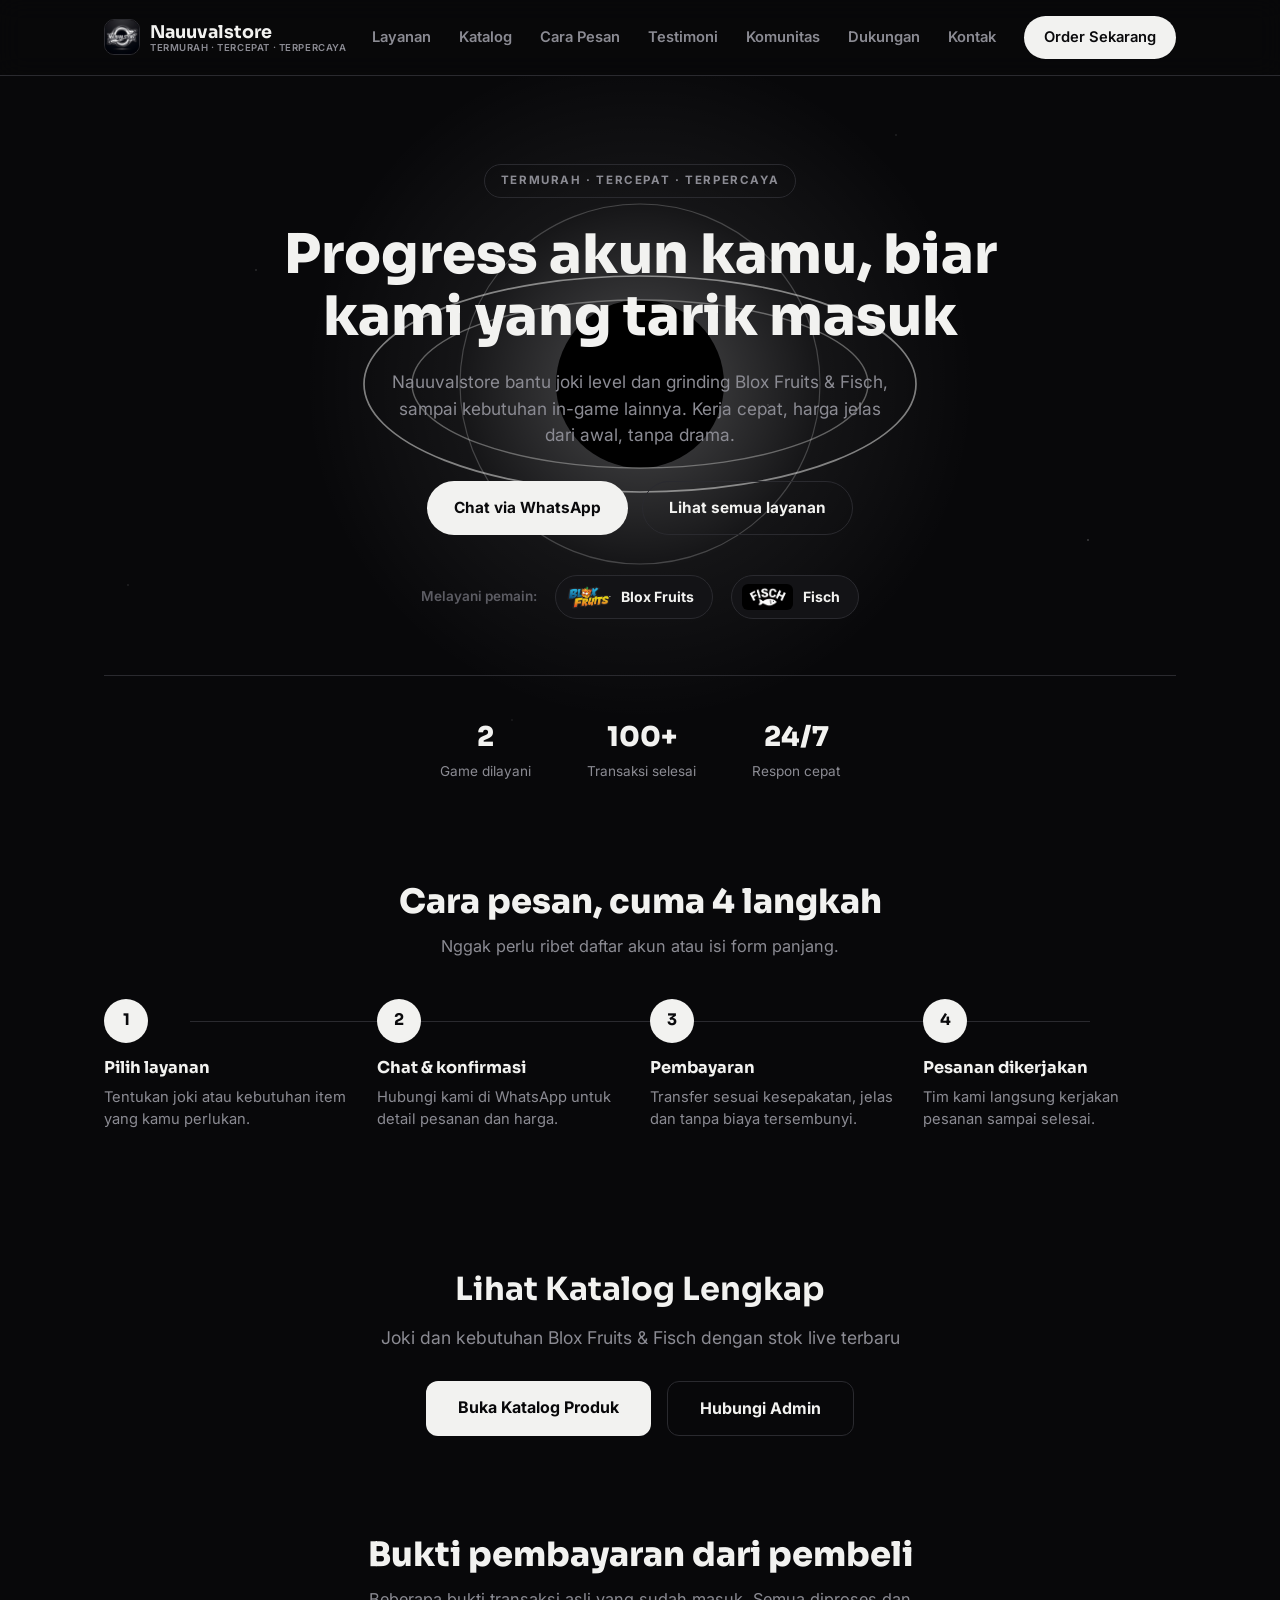
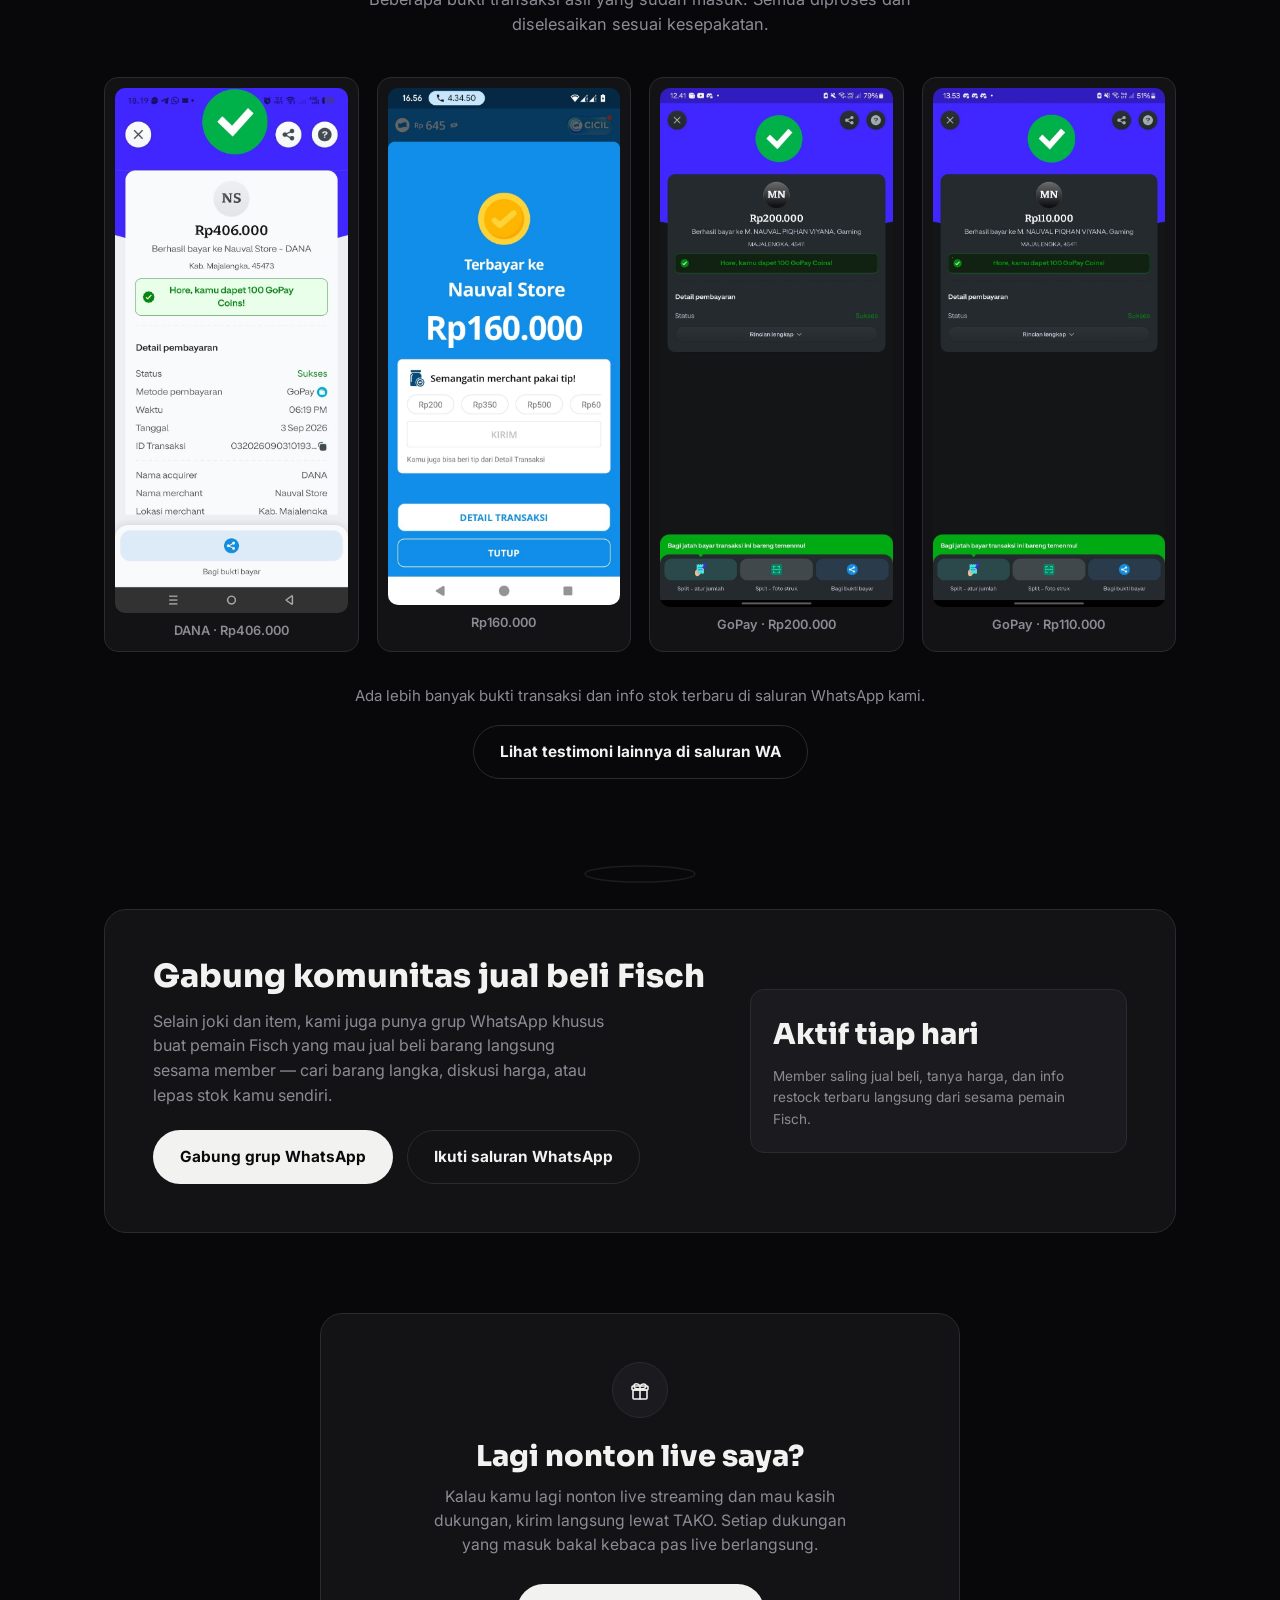
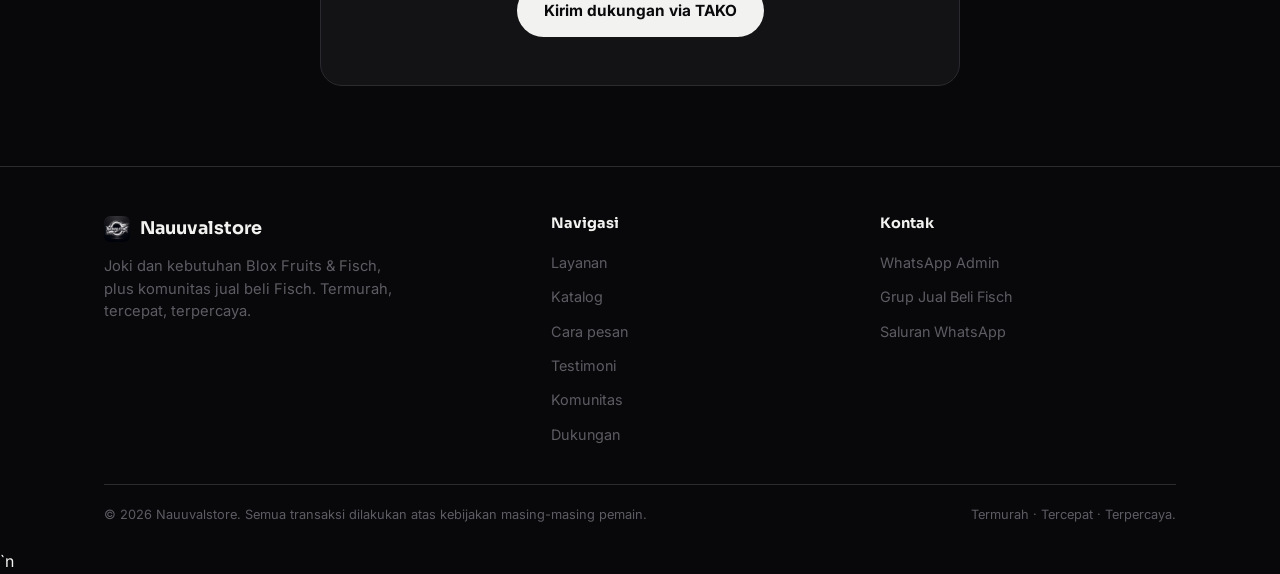
<file: index.html>
<!DOCTYPE html>
<html lang="id">
<head>
<meta charset="UTF-8">
<meta name="viewport" content="width=device-width, initial-scale=1.0">
<title>Nauuvalstore — Joki & Kebutuhan Fisch dan Blox Fruits</title>
<link rel="preconnect" href="https://fonts.googleapis.com">
<link rel="preconnect" href="https://fonts.gstatic.com" crossorigin>
<link href="https://fonts.googleapis.com/css2?family=Sora:wght@500;600;700;800&family=Inter:wght@400;500;600;700&display=swap" rel="stylesheet">
<link rel="stylesheet" href="assets/header-styles.css">
<style>
  :root{
    --void: #08080A;
    --panel: #131316;
    --panel-2: #1B1B1F;
    --bone: #F2F2F0;
    --ash: #8B8B93;
    --ash-dim: #5C5C63;
    --line: #2A2A2F;
    --radius-lg: 22px;
    --radius-md: 14px;
  }

  *{ box-sizing: border-box; }
  html{ scroll-behavior: smooth; }
  body{
    margin:0;
    background: var(--void);
    color: var(--bone);
    font-family: 'Inter', sans-serif;
    line-height: 1.55;
    -webkit-font-smoothing: antialiased;
    background-image:
      radial-gradient(1px 1px at 20% 30%, rgba(255,255,255,0.35) 0, transparent 100%),
      radial-gradient(1px 1px at 70% 15%, rgba(255,255,255,0.25) 0, transparent 100%),
      radial-gradient(1.5px 1.5px at 85% 60%, rgba(255,255,255,0.3) 0, transparent 100%),
      radial-gradient(1px 1px at 40% 80%, rgba(255,255,255,0.2) 0, transparent 100%),
      radial-gradient(1px 1px at 10% 65%, rgba(255,255,255,0.25) 0, transparent 100%),
      radial-gradient(1.5px 1.5px at 60% 45%, rgba(255,255,255,0.18) 0, transparent 100%);
    background-repeat: no-repeat;
    background-attachment: fixed;
  }
  h1,h2,h3{
    font-family: 'Sora', sans-serif;
    color: var(--bone);
    margin: 0;
    line-height: 1.15;
  }
  p{ margin: 0; }
  a{ color: inherit; text-decoration: none; }
  img,svg{ display:block; max-width:100%; }
  .wrap{
    max-width: 1120px;
    margin: 0 auto;
    padding: 0 24px;
  }
  section{ position: relative; }

  a:focus-visible, button:focus-visible{
    outline: 2px solid var(--bone);
    outline-offset: 3px;
  }

  @media (prefers-reduced-motion: reduce){
    *{ animation: none !important; transition: none !important; }
  }

  /* ---------- Header ---------- */
  header{
    position: sticky;
    top: 0;
    z-index: 40;
    background: rgba(8, 8, 10, 0.75);
    backdrop-filter: blur(12px);
    border-bottom: 1px solid var(--line);
  }
  .nav{
    display:flex;
    align-items:center;
    justify-content: space-between;
    padding: 16px 24px;
  }
  .brand{
    display:flex;
    align-items:center;
    gap:10px;
    font-family:'Sora', sans-serif;
    font-weight:700;
    font-size: 1.1rem;
    color: var(--bone);
  }
  .brand-mark{
    flex-shrink:0;
    width: 36px; height: 36px;
    border-radius: 10px;
    object-fit: cover;
    border: 1px solid var(--line);
  }
  .brand-text{ display:flex; flex-direction:column; line-height:1.15; }
  .brand-tagline{
    font-family:'Inter', sans-serif;
    font-weight:600;
    font-size: 0.6rem;
    letter-spacing: 0.06em;
    color: var(--ash);
  }
  @media (max-width: 500px){ .brand-tagline{ display:none; } }
  .nav-links{
    display:flex;
    gap: 28px;
    align-items:center;
  }
  .nav-links a{
    font-weight:600;
    font-size: 0.92rem;
    color: var(--ash);
    transition: color .15s ease;
  }
  .nav-links a:hover{ color: var(--bone); }
  .nav-cta{
    background: var(--bone);
    color: #0A0A0C !important;
    padding: 10px 20px;
    border-radius: 999px;
    font-weight:700;
    font-size: 0.88rem;
    white-space: nowrap;
  }
  .nav-cta:hover{ background: #D8D8D6; }
  .menu-btn{
    display:none;
    background:none;
    border:none;
    cursor:pointer;
    padding: 6px;
  }

  @media (max-width: 860px){
    .nav-links{
      position:absolute;
      top:100%;
      left:0; right:0;
      background: var(--void);
      border-bottom: 1px solid var(--line);
      flex-direction:column;
      align-items:flex-start;
      gap: 0;
      padding: 8px 24px 20px;
      display:none;
    }
    .nav-links.open{ display:flex; }
    .nav-links a{ padding: 12px 0; width:100%; border-bottom: 1px solid var(--line); }
    .nav-links .nav-cta{ margin-top: 12px; text-align:center; border-bottom:none; }
    .menu-btn{ display:block; }
  }

  /* ---------- Hero ---------- */
  .hero{
    padding: 88px 0 40px;
    overflow: hidden;
    text-align:center;
  }
  .hero .wrap{ position:relative; }
  .singularity{
    position:absolute;
    top: -140px;
    left:50%;
    transform: translateX(-50%);
    width: min(720px, 130vw);
    z-index:0;
    pointer-events:none;
  }
  .ring{ transform-origin: 300px 300px; }
  .ring-1{ animation: spin 40s linear infinite; }
  .ring-2{ animation: spin 60s linear infinite reverse; }
  .ring-3{ animation: spin 90s linear infinite; }
  @keyframes spin{
    from{ transform: rotate(0deg); }
    to{ transform: rotate(360deg); }
  }

  .hero-content{ position:relative; z-index:1; }
  .kicker{
    display:inline-block;
    color: var(--ash);
    border: 1px solid var(--line);
    padding: 7px 16px;
    border-radius: 999px;
    font-weight:700;
    font-size: 0.72rem;
    letter-spacing: 0.14em;
    margin-bottom: 26px;
  }
  .hero-content h1{
    font-size: clamp(2.2rem, 5vw, 3.4rem);
    font-weight: 800;
    margin: 0 auto 20px;
    max-width: 18ch;
  }
  .hero-content p.lede{
    color: var(--ash);
    font-size: 1.08rem;
    max-width: 46ch;
    margin: 0 auto 32px;
  }
  .btn-row{
    display:flex;
    gap: 14px;
    flex-wrap: wrap;
    justify-content:center;
    margin-bottom: 40px;
  }
  .btn{
    display:inline-flex;
    align-items:center;
    gap:8px;
    padding: 14px 26px;
    border-radius: 999px;
    font-weight: 700;
    font-size: 0.96rem;
    border: 1px solid transparent;
    cursor:pointer;
  }
  .btn-primary{
    background: var(--bone);
    color: #0A0A0C;
  }
  .btn-primary:hover{ background: #D8D8D6; }
  .btn-ghost{
    background: transparent;
    color: var(--bone);
    border-color: var(--line);
  }
  .btn-ghost:hover{ border-color: var(--ash); }

  /* Game badge row */
  .game-row{
    display:flex;
    align-items:center;
    justify-content:center;
    gap: 18px;
    flex-wrap:wrap;
  }
  .game-row .label{
    color: var(--ash-dim);
    font-size: 0.85rem;
    font-weight:600;
  }
  .game-chip{
    display:flex;
    align-items:center;
    gap: 10px;
    background: var(--panel);
    border: 1px solid var(--line);
    border-radius: 999px;
    padding: 8px 18px 8px 10px;
  }
  .game-chip img{
    height: 26px;
    width:auto;
    border-radius: 6px;
  }
  .game-chip.dark-logo img{ background:#000; padding:3px; border-radius:6px; }
  .game-chip span{
    font-weight:700;
    font-size: 0.88rem;
    color: var(--bone);
  }

  /* stat strip */
  .stats{
    display:flex;
    justify-content:center;
    gap: 56px;
    flex-wrap:wrap;
    margin-top: 56px;
    padding-top: 40px;
    border-top: 1px solid var(--line);
  }
  .stat b{
    display:block;
    font-family:'Sora',sans-serif;
    font-size: 1.7rem;
    font-weight:800;
  }
  .stat span{
    color: var(--ash);
    font-size: 0.85rem;
  }

  /* ---------- Section headings ---------- */
  .section-head{
    max-width: 56ch;
    margin-bottom: 40px;
  }
  .section-head h2{
    font-size: clamp(1.6rem, 3vw, 2.1rem);
    font-weight: 800;
    margin-bottom: 12px;
  }
  .section-head p{
    color: var(--ash);
    font-size: 1.02rem;
  }
  .center{ text-align:center; margin-left:auto; margin-right:auto; }

  /* ---------- Services ---------- */
  .services{ padding: 60px 0 20px; }
  .service-grid{
    display:grid;
    grid-template-columns: repeat(2, 1fr);
    gap: 20px;
  }
  .service-card{
    background: var(--panel);
    border: 1px solid var(--line);
    border-radius: var(--radius-lg);
    padding: 28px;
    display:flex;
    flex-direction:column;
    gap: 14px;
    transition: border-color .18s ease, transform .18s ease, background .18s ease;
  }
  .service-card:hover{
    border-color: var(--ash-dim);
    background: var(--panel-2);
    transform: translateY(-3px);
  }
  .service-card:hover .service-arrow{ color: var(--bone); }
  .service-top{
    display:flex;
    align-items:center;
  }
  .service-logo{
    height: 40px;
    width:auto;
    max-width: 150px;
    object-fit: contain;
  }
  .service-logo.dark{
    background:#000;
    padding: 8px 12px;
    border-radius: 10px;
  }
  .service-card h3{
    font-size: 1.15rem;
    font-weight: 700;
  }
  .service-card p{
    color: var(--ash);
    font-size: 0.96rem;
  }
  .service-tag{
    font-size: 0.8rem;
    font-weight: 700;
    color: var(--ash-dim);
  }
  .service-cta{
    margin-top:auto;
    padding-top: 14px;
    border-top: 1px solid var(--line);
    display:flex;
    align-items:center;
    justify-content:space-between;
    gap: 12px;
    flex-wrap:wrap;
  }
  .service-arrow{
    font-size: 0.8rem;
    font-weight: 700;
    color: var(--ash);
    transition: color .18s ease;
  }

  @media (max-width: 700px){
    .service-grid{ grid-template-columns: 1fr; }
  }

  /* ---------- Steps ---------- */
  .steps{ padding: 60px 0; }
  .step-list{
    display:grid;
    grid-template-columns: repeat(4, 1fr);
    gap: 20px;
    position:relative;
  }
  .step-list::before{
    content:"";
    position:absolute;
    top: 22px;
    left: 8%;
    right: 8%;
    height: 1px;
    background: var(--line);
  }
  .step{ position:relative; }
  .step-num{
    width: 44px; height:44px;
    border-radius:50%;
    background: var(--bone);
    color:#0A0A0C;
    font-family:'Sora',sans-serif;
    font-weight:700;
    display:flex; align-items:center; justify-content:center;
    margin-bottom: 16px;
    position:relative;
    z-index:1;
  }
  .step h3{
    font-size: 1.02rem;
    font-weight:700;
    margin-bottom: 8px;
  }
  .step p{
    color: var(--ash);
    font-size: 0.92rem;
  }

  @media (max-width: 860px){
    .step-list{ grid-template-columns: 1fr; gap: 28px; }
    .step-list::before{ display:none; }
  }

  /* ---------- Testimoni ---------- */
  .testimoni{ padding: 20px 0 60px; }
  .testi-grid{
    display:grid;
    grid-template-columns: repeat(4, 1fr);
    gap: 18px;
  }
  .testi-card{
    background: var(--panel);
    border: 1px solid var(--line);
    border-radius: var(--radius-md);
    padding: 10px;
  }
  .testi-card img{
    width: 100%;
    border-radius: 10px;
    display:block;
  }
  .testi-card span{
    display:block;
    text-align:center;
    font-size: 0.8rem;
    font-weight:600;
    color: var(--ash);
    padding-top: 8px;
  }
  @media (max-width: 860px){
    .testi-grid{ grid-template-columns: repeat(2, 1fr); }
  }
  .testi-more{
    text-align:center;
    margin-top: 32px;
  }
  .testi-more p{
    color: var(--ash);
    font-size: 0.94rem;
    margin-bottom: 18px;
  }

  /* ---------- Ring divider ---------- */
  .ring-divider{
    display:flex;
    justify-content:center;
    padding: 20px 0 0;
    opacity: 0.6;
  }

  /* ---------- Community band ---------- */
  .community{
    background: var(--panel);
    border: 1px solid var(--line);
    border-radius: var(--radius-lg);
    color: var(--bone);
    padding: 48px;
    margin: 20px auto 80px;
    display:grid;
    grid-template-columns: 1.2fr 0.8fr;
    gap: 32px;
    align-items:center;
    overflow:hidden;
    position:relative;
  }
  .community h2{
    font-size: clamp(1.5rem, 3vw, 2rem);
    font-weight:800;
    margin-bottom: 14px;
  }
  .community p{
    color: var(--ash);
    font-size: 1rem;
    max-width: 46ch;
    margin-bottom: 22px;
  }
  .community-badge{
    background: var(--panel-2);
    border: 1px solid var(--line);
    border-radius: var(--radius-md);
    padding: 22px;
    display:flex;
    flex-direction:column;
    gap: 10px;
  }
  .community-badge .big{
    font-family:'Sora',sans-serif;
    font-size: 1.8rem;
    font-weight:800;
  }
  .community-badge small{
    color: var(--ash);
    font-size: 0.85rem;
  }

  @media (max-width: 860px){
    .community{ grid-template-columns: 1fr; padding: 32px 24px; }
  }

  /* ---------- Support / Donasi ---------- */
  .support{
    text-align:center;
    max-width: 640px;
    margin: 0 auto 80px;
    background: var(--panel);
    border: 1px solid var(--line);
    border-radius: var(--radius-lg);
    padding: 48px 32px;
    position:relative;
  }
  .support-icon{
    width: 56px; height:56px;
    border-radius:50%;
    background: var(--panel-2);
    border: 1px solid var(--line);
    display:flex; align-items:center; justify-content:center;
    margin: 0 auto 22px;
  }
  .support h2{
    font-size: clamp(1.4rem, 3vw, 1.8rem);
    font-weight: 800;
    margin-bottom: 12px;
  }
  .support p{
    color: var(--ash);
    max-width: 44ch;
    margin: 0 auto 26px;
    font-size: 0.98rem;
  }

  /* ---------- Footer ---------- */
  footer{
    background: var(--void);
    border-top: 1px solid var(--line);
    color: var(--ash);
    padding: 48px 0 24px;
  }
  .footer-grid{
    display:grid;
    grid-template-columns: 1.4fr 1fr 1fr;
    gap: 32px;
    margin-bottom: 32px;
  }
  .footer-brand{
    display:flex; align-items:center; gap:10px;
    font-family:'Sora',sans-serif;
    font-weight:700;
    color: var(--bone);
    font-size: 1.1rem;
    margin-bottom: 12px;
  }
  .footer-grid p{ font-size: 0.92rem; max-width: 34ch; color: var(--ash-dim); }
  .footer-col h4{
    color: var(--bone);
    font-size: 0.9rem;
    font-weight:700;
    margin-bottom: 14px;
  }
  .footer-col a{
    display:block;
    font-size: 0.9rem;
    color: var(--ash-dim);
    padding: 6px 0;
  }
  .footer-col a:hover{ color: var(--bone); }
  .footer-bottom{
    border-top: 1px solid var(--line);
    padding-top: 20px;
    font-size: 0.8rem;
    color: var(--ash-dim);
    display:flex;
    justify-content:space-between;
    flex-wrap:wrap;
    gap: 10px;
  }

  @media (max-width: 700px){
    .footer-grid{ grid-template-columns: 1fr; }
  }
</style>
</head>
<body>

<header>
  <nav class="nav wrap">
    <div class="brand">
      <img class="brand-mark" src="assets/logo.png" alt="Logo Nauuvalstore">
      <div class="brand-text">
        Nauuvalstore
        <span class="brand-tagline">TERMURAH · TERCEPAT · TERPERCAYA</span>
      </div>
    </div>
    <button class="menu-btn" id="menuBtn" aria-label="Buka menu" aria-expanded="false">
      <svg width="26" height="26" viewBox="0 0 24 24" fill="none"><path d="M4 6h16M4 12h16M4 18h16" stroke="#F2F2F0" stroke-width="2" stroke-linecap="round"/></svg>
    </button>
    <div class="nav-links" id="navLinks">
      <a href="#layanan">Layanan</a><a href="katalog.html">Katalog</a>
      <a href="#cara">Cara Pesan</a>
      <a href="#testimoni">Testimoni</a>
      <a href="#komunitas">Komunitas</a>
      <a href="#dukungan">Dukungan</a>
      <a href="#kontak">Kontak</a>
      <a class="nav-cta" href="https://wa.me/6289529834425" target="_blank" rel="noopener">Order Sekarang</a>
    </div>
  </nav>
</header>

<main>

  <!-- HERO -->
  <section class="hero">
    <div class="wrap">

      <svg class="singularity" viewBox="0 0 600 600" aria-hidden="true">
        <defs>
          <radialGradient id="glow" cx="50%" cy="50%" r="50%">
            <stop offset="0%" stop-color="#ffffff" stop-opacity="0.28"/>
            <stop offset="55%" stop-color="#ffffff" stop-opacity="0.05"/>
            <stop offset="100%" stop-color="#ffffff" stop-opacity="0"/>
          </radialGradient>
        </defs>
        <circle cx="300" cy="300" r="280" fill="url(#glow)"/>
        <circle cx="300" cy="300" r="70" fill="#000"/>
        <g class="ring ring-1">
          <ellipse cx="300" cy="300" rx="230" ry="90" fill="none" stroke="#F2F2F0" stroke-opacity="0.5" stroke-width="1.4"/>
        </g>
        <g class="ring ring-2">
          <ellipse cx="300" cy="300" rx="190" ry="70" fill="none" stroke="#F2F2F0" stroke-opacity="0.35" stroke-width="1.2"/>
        </g>
        <g class="ring ring-3">
          <ellipse cx="300" cy="300" rx="150" ry="150" fill="none" stroke="#F2F2F0" stroke-opacity="0.22" stroke-width="1"/>
        </g>
      </svg>

      <div class="hero-content">
        <span class="kicker">TERMURAH · TERCEPAT · TERPERCAYA</span>
        <h1>Progress akun kamu, biar kami yang tarik masuk</h1>
        <p class="lede">Nauuvalstore bantu joki level dan grinding Blox Fruits & Fisch, sampai kebutuhan in-game lainnya. Kerja cepat, harga jelas dari awal, tanpa drama.</p>
        <div class="btn-row">
          <a class="btn btn-primary" href="https://wa.me/6289529834425" target="_blank" rel="noopener">Chat via WhatsApp</a>
          <a class="btn btn-ghost" href="#layanan">Lihat semua layanan</a>
        </div>

        <div class="game-row">
          <span class="label">Melayani pemain:</span>
          <div class="game-chip">
            <img src="assets/bloxfruits-logo.png" alt="Blox Fruits">
            <span>Blox Fruits</span>
          </div>
          <div class="game-chip dark-logo">
            <img src="assets/fisch-logo.png" alt="Fisch">
            <span>Fisch</span>
          </div>
        </div>

        <div class="stats">
          <div class="stat"><b>2</b><span>Game dilayani</span></div>
          <div class="stat"><b>100+</b><span>Transaksi selesai</span></div>
          <div class="stat"><b>24/7</b><span>Respon cepat</span></div>
        </div>
      </div>
    </div>
  </section>

  <!-- SERVICES -->
  <section class="steps" id="cara">
    <div class="wrap">
      <div class="section-head center">
        <h2>Cara pesan, cuma 4 langkah</h2>
        <p>Nggak perlu ribet daftar akun atau isi form panjang.</p>
      </div>
      <div class="step-list">
        <div class="step">
          <div class="step-num">1</div>
          <h3>Pilih layanan</h3>
          <p>Tentukan joki atau kebutuhan item yang kamu perlukan.</p>
        </div>
        <div class="step">
          <div class="step-num">2</div>
          <h3>Chat & konfirmasi</h3>
          <p>Hubungi kami di WhatsApp untuk detail pesanan dan harga.</p>
        </div>
        <div class="step">
          <div class="step-num">3</div>
          <h3>Pembayaran</h3>
          <p>Transfer sesuai kesepakatan, jelas dan tanpa biaya tersembunyi.</p>
        </div>
        <div class="step">
          <div class="step-num">4</div>
          <h3>Pesanan dikerjakan</h3>
          <p>Tim kami langsung kerjakan pesanan sampai selesai.</p>
        </div>
      </div>
    </div>
  </section>

  <!-- TESTIMONI -->
  
  <!-- KATALOG & CTA -->
  <section class="wrap" style="padding: 80px 0; text-align: center;">
    <h2 style="font-size: 2em; margin-bottom: 16px; font-family: 'Sora', sans-serif;">Lihat Katalog Lengkap</h2>
    <p style="color: var(--ash); font-size: 1.1em; margin-bottom: 30px;">Joki dan kebutuhan Blox Fruits & Fisch dengan stok live terbaru</p>
    <div style="display: flex; gap: 16px; justify-content: center; flex-wrap: wrap;">
      <a href="katalog.html" style="background: var(--bone); color: var(--void); padding: 14px 32px; border-radius: 12px; font-weight: 700; text-decoration: none; transition: all .2s; display: inline-block;">Buka Katalog Produk</a>
      <a href="https://wa.me/6289529834425" target="_blank" rel="noopener" style="background: transparent; color: var(--bone); border: 1px solid var(--line); padding: 14px 32px; border-radius: 12px; font-weight: 700; text-decoration: none; transition: all .2s; display: inline-block;">Hubungi Admin</a>
    </div>
  </section>
<section class="testimoni" id="testimoni">
    <div class="wrap">
      <div class="section-head center">
        <h2>Bukti pembayaran dari pembeli</h2>
        <p>Beberapa bukti transaksi asli yang sudah masuk. Semua diproses dan diselesaikan sesuai kesepakatan.</p>
      </div>
      <div class="testi-grid">
        <div class="testi-card">
          <img src="assets/bukti-1.png" alt="Bukti pembayaran Rp406.000 via DANA">
          <span>DANA · Rp406.000</span>
        </div>
        <div class="testi-card">
          <img src="assets/bukti-2.png" alt="Bukti pembayaran Rp160.000">
          <span>Rp160.000</span>
        </div>
        <div class="testi-card">
          <img src="assets/bukti-3.png" alt="Bukti pembayaran Rp200.000 via GoPay">
          <span>GoPay · Rp200.000</span>
        </div>
        <div class="testi-card">
          <img src="assets/bukti-4.png" alt="Bukti pembayaran Rp110.000 via GoPay">
          <span>GoPay · Rp110.000</span>
        </div>
      </div>
      <div class="testi-more">
        <p>Ada lebih banyak bukti transaksi dan info stok terbaru di saluran WhatsApp kami.</p>
        <a class="btn btn-ghost" href="https://whatsapp.com/channel/0029VaCkSYa8kyyHJQBMtX1K" target="_blank" rel="noopener">Lihat testimoni lainnya di saluran WA</a>
      </div>
    </div>
  </section>

  <div class="ring-divider" aria-hidden="true">
    <svg width="120" height="30" viewBox="0 0 120 30">
      <ellipse cx="60" cy="15" rx="55" ry="8" fill="none" stroke="#2A2A2F" stroke-width="1.5"/>
    </svg>
  </div>

  <!-- COMMUNITY -->
  <section class="wrap" id="komunitas">
    <div class="community">
      <div>
        <h2>Gabung komunitas jual beli Fisch</h2>
        <p>Selain joki dan item, kami juga punya grup WhatsApp khusus buat pemain Fisch yang mau jual beli barang langsung sesama member — cari barang langka, diskusi harga, atau lepas stok kamu sendiri.</p>
        <div class="btn-row" style="justify-content:flex-start; margin-bottom:0;">
          <a class="btn btn-primary" href="https://chat.whatsapp.com/L7OwrxjkWHoIyF4dE4O3Zf" target="_blank" rel="noopener">Gabung grup WhatsApp</a>
          <a class="btn btn-ghost" href="https://whatsapp.com/channel/0029VaCkSYa8kyyHJQBMtX1K" target="_blank" rel="noopener">Ikuti saluran WhatsApp</a>
        </div>
      </div>
      <div class="community-badge">
        <span class="big">Aktif tiap hari</span>
        <small>Member saling jual beli, tanya harga, dan info restock terbaru langsung dari sesama pemain Fisch.</small>
      </div>
    </div>
  </section>

  <!-- SUPPORT / DONASI -->
  <section class="wrap" id="dukungan">
    <div class="support">
      <div class="support-icon">
        <svg width="24" height="24" viewBox="0 0 24 24" fill="none"><path d="M12 8V21M12 8c-1.5-3-6-3-6 0s2.5 3 6 3 6-.5 6-3-4.5-3-6 0z" stroke="#F2F2F0" stroke-width="1.6" stroke-linecap="round" stroke-linejoin="round"/><rect x="4" y="8" width="16" height="4" rx="1" stroke="#F2F2F0" stroke-width="1.6"/><rect x="5" y="12" width="14" height="9" rx="1" stroke="#F2F2F0" stroke-width="1.6"/></svg>
      </div>
      <h2>Lagi nonton live saya?</h2>
      <p>Kalau kamu lagi nonton live streaming dan mau kasih dukungan, kirim langsung lewat TAKO. Setiap dukungan yang masuk bakal kebaca pas live berlangsung.</p>
      <a class="btn btn-primary" href="https://tako.id/Nauuval/gift" target="_blank" rel="noopener">Kirim dukungan via TAKO</a>
    </div>
  </section>

</main>

<footer id="kontak">
  <div class="wrap">
    <div class="footer-grid">
      <div>
        <div class="footer-brand">
          <img src="assets/logo.png" alt="Logo Nauuvalstore" width="26" height="26" style="border-radius:6px;">
          Nauuvalstore
        </div>
        <p>Joki dan kebutuhan Blox Fruits & Fisch, plus komunitas jual beli Fisch. Termurah, tercepat, terpercaya.</p>
      </div>
      <div class="footer-col">
        <h4>Navigasi</h4>
        <a href="#layanan">Layanan</a><a href="katalog.html">Katalog</a>
        <a href="#cara">Cara pesan</a>
        <a href="#testimoni">Testimoni</a>
        <a href="#komunitas">Komunitas</a>
        <a href="#dukungan">Dukungan</a>
      </div>
      <div class="footer-col">
        <h4>Kontak</h4>
        <a href="https://wa.me/6289529834425" target="_blank" rel="noopener">WhatsApp Admin</a>
        <a href="https://chat.whatsapp.com/L7OwrxjkWHoIyF4dE4O3Zf" target="_blank" rel="noopener">Grup Jual Beli Fisch</a>
        <a href="https://whatsapp.com/channel/0029VaCkSYa8kyyHJQBMtX1K" target="_blank" rel="noopener">Saluran WhatsApp</a>
      </div>
    </div>
    <div class="footer-bottom">
      <span>© 2026 Nauuvalstore. Semua transaksi dilakukan atas kebijakan masing-masing pemain.</span>
      <span>Termurah · Tercepat · Terpercaya.</span>
    </div>
  </div>
</footer>

<script src="assets/header-script.js"></script>`n</body>
</html>
</file>
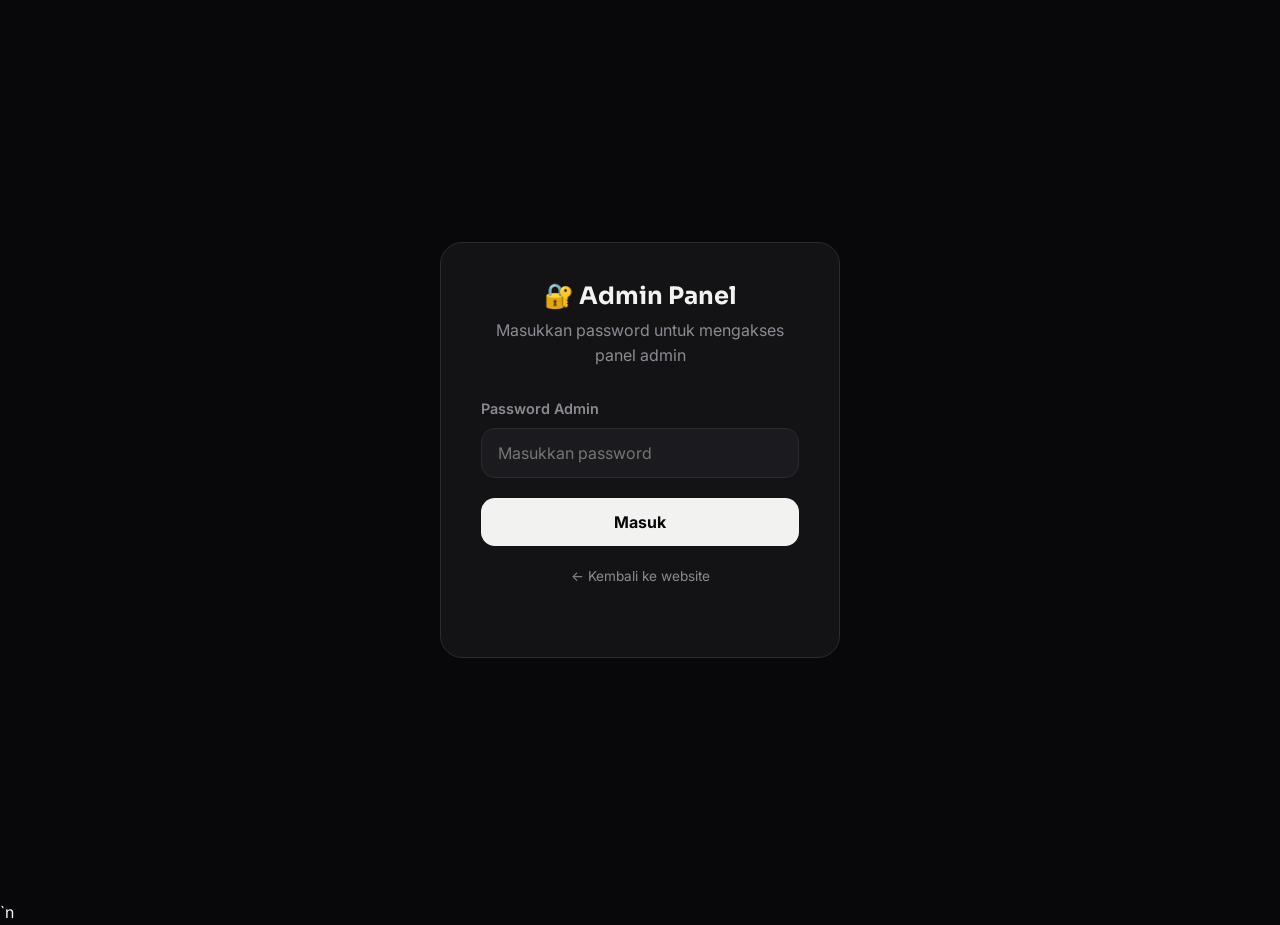
<file: admin.html>
﻿<!DOCTYPE html>
<html lang="id">
<head>
<meta charset="UTF-8">
<meta name="viewport" content="width=device-width, initial-scale=1.0">
<title>Admin Panel — Nauuvalstore</title>
<link rel="preconnect" href="https://fonts.googleapis.com">
<link rel="preconnect" href="https://fonts.gstatic.com" crossorigin>
<link href="https://fonts.googleapis.com/css2?family=Sora:wght@500;600;700;800&family=Inter:wght@400;500;600;700&display=swap" rel="stylesheet">
<link rel="stylesheet" href="assets/header-styles.css">
<style>
  :root{
    --void: #08080A;
    --panel: #131316;
    --panel-2: #1B1B1F;
    --bone: #F2F2F0;
    --ash: #8B8B93;
    --ash-dim: #5C5C63;
    --line: #2A2A2F;
    --radius-lg: 22px;
    --radius-md: 14px;
    --success: #2ECC71;
    --danger: #E74C3C;
    --warning: #F39C12;
  }

  *{ box-sizing: border-box; }
  body{
    margin:0;
    background: var(--void);
    color: var(--bone);
    font-family: 'Inter', sans-serif;
    line-height: 1.55;
    -webkit-font-smoothing: antialiased;
  }
  h1,h2,h3{
    font-family: 'Sora', sans-serif;
    color: var(--bone);
    margin: 0;
  }
  p{ margin: 0; }
  a{ color: inherit; text-decoration: none; }

  /* Login Screen */
  .login-screen{
    min-height: 100vh;
    display: flex;
    align-items: center;
    justify-content: center;
    padding: 20px;
  }
  .login-box{
    background: var(--panel);
    border: 1px solid var(--line);
    border-radius: var(--radius-lg);
    padding: 40px;
    width: 100%;
    max-width: 400px;
  }
  .login-box h1{
    font-size: 1.5rem;
    margin-bottom: 8px;
    text-align: center;
  }
  .login-box p{
    color: var(--ash);
    text-align: center;
    margin-bottom: 30px;
  }
  .form-group{
    margin-bottom: 20px;
  }
  .form-group label{
    display: block;
    font-weight: 600;
    font-size: 0.9rem;
    margin-bottom: 8px;
    color: var(--ash);
  }
  .form-group input, .form-group select{
    width: 100%;
    background: var(--panel-2);
    border: 1px solid var(--line);
    color: var(--bone);
    padding: 14px 16px;
    border-radius: var(--radius-md);
    font-size: 1rem;
    font-family: inherit;
  }
  .form-group input:focus{
    outline: none;
    border-color: var(--bone);
  }
  .btn{
    background: var(--bone);
    color: var(--void);
    border: none;
    padding: 14px 24px;
    border-radius: var(--radius-md);
    font-weight: 700;
    font-size: 1rem;
    cursor: pointer;
    font-family: inherit;
    transition: all .2s ease;
  }
  .btn:hover{ background: #D8D8D6; }
  .btn-full{ width: 100%; }
  .btn-ghost{
    background: transparent;
    color: var(--ash);
    border: 1px solid var(--line);
  }
  .btn-ghost:hover{
    background: var(--panel);
    color: var(--bone);
  }
  .btn-danger{
    background: var(--danger);
    color: white;
  }
  .btn-danger:hover{ background: #C0392B; }
  .btn-sm{
    padding: 8px 16px;
    font-size: 0.85rem;
  }
  .error-msg{
    background: rgba(231, 76, 60, 0.15);
    border: 1px solid var(--danger);
    color: var(--danger);
    padding: 12px;
    border-radius: var(--radius-md);
    margin-bottom: 20px;
    text-align: center;
    display: none;
  }

  /* Admin Panel */
  .admin-panel{ display: none; }
  .admin-panel.active{ display: block; }

  .admin-header{
    background: var(--panel);
    border-bottom: 1px solid var(--line);
    padding: 16px 24px;
    position: sticky;
    top: 0;
    z-index: 40;
  }
  .admin-nav{
    display: flex;
    justify-content: space-between;
    align-items: center;
    max-width: 1400px;
    margin: 0 auto;
  }
  .admin-brand{
    display: flex;
    align-items: center;
    gap: 12px;
    font-family: 'Sora', sans-serif;
    font-weight: 700;
    font-size: 1.1rem;
  }
  .admin-brand img{
    width: 32px;
    height: 32px;
    border-radius: 8px;
  }
  .admin-actions{
    display: flex;
    gap: 12px;
    align-items: center;
  }

  .admin-content{
    max-width: 1400px;
    margin: 0 auto;
    padding: 40px 24px;
  }

  /* Stats Cards */
  .stats-grid{
    display: grid;
    grid-template-columns: repeat(auto-fit, minmax(200px, 1fr));
    gap: 20px;
    margin-bottom: 40px;
  }
  .stat-card{
    background: var(--panel);
    border: 1px solid var(--line);
    border-radius: var(--radius-lg);
    padding: 24px;
  }
  .stat-card h3{
    font-size: 0.85rem;
    color: var(--ash);
    text-transform: uppercase;
    letter-spacing: 0.05em;
    margin-bottom: 8px;
  }
  .stat-card .value{
    font-family: 'Sora', sans-serif;
    font-size: 2rem;
    font-weight: 700;
    color: var(--bone);
  }

  /* Tabs */
  .tabs{
    display: flex;
    gap: 8px;
    margin-bottom: 30px;
    border-bottom: 1px solid var(--line);
    padding-bottom: 20px;
  }
  .tab-btn{
    background: transparent;
    border: 1px solid var(--line);
    color: var(--ash);
    padding: 10px 20px;
    border-radius: var(--radius-md);
    font-weight: 600;
    cursor: pointer;
    font-family: inherit;
    transition: all .2s ease;
  }
  .tab-btn:hover{
    background: var(--panel);
    color: var(--bone);
  }
  .tab-btn.active{
    background: var(--bone);
    color: var(--void);
    border-color: var(--bone);
  }

  /* Table */
  .table-container{
    background: var(--panel);
    border: 1px solid var(--line);
    border-radius: var(--radius-lg);
    overflow: hidden;
  }
  .table-header{
    display: flex;
    justify-content: space-between;
    align-items: center;
    padding: 20px;
    border-bottom: 1px solid var(--line);
  }
  .table-header h2{
    font-size: 1.2rem;
  }
  table{
    width: 100%;
    border-collapse: collapse;
  }
  th, td{
    padding: 16px 20px;
    text-align: left;
    border-bottom: 1px solid var(--line);
  }
  th{
    background: var(--panel-2);
    font-weight: 600;
    font-size: 0.85rem;
    color: var(--ash);
    text-transform: uppercase;
    letter-spacing: 0.05em;
  }
  tr:hover td{
    background: rgba(255,255,255,0.02);
  }
  .stock-badge{
    display: inline-block;
    padding: 4px 12px;
    border-radius: 999px;
    font-weight: 700;
    font-size: 0.9rem;
  }
  .stock-high{
    background: rgba(46, 204, 113, 0.15);
    color: var(--success);
  }
  .stock-low{
    background: rgba(243, 156, 18, 0.15);
    color: var(--warning);
  }
  .stock-out{
    background: rgba(139, 139, 147, 0.15);
    color: var(--ash-dim);
  }
  .category-tag{
    display: inline-block;
    padding: 4px 10px;
    border-radius: 6px;
    font-size: 0.75rem;
    font-weight: 700;
    background: var(--panel-2);
    color: var(--ash);
  }
  .actions{
    display: flex;
    gap: 8px;
  }

  /* Modal */
  .modal-overlay{
    position: fixed;
    top: 0;
    left: 0;
    right: 0;
    bottom: 0;
    background: rgba(0,0,0,0.8);
    display: none;
    align-items: center;
    justify-content: center;
    z-index: 100;
    padding: 20px;
  }
  .modal-overlay.active{ display: flex; }
  .modal{
    background: var(--panel);
    border: 1px solid var(--line);
    border-radius: var(--radius-lg);
    width: 100%;
    max-width: 500px;
    max-height: 90vh;
    overflow-y: auto;
  }
  .modal-header{
    display: flex;
    justify-content: space-between;
    align-items: center;
    padding: 20px;
    border-bottom: 1px solid var(--line);
  }
  .modal-header h2{
    font-size: 1.2rem;
  }
  .modal-close{
    background: none;
    border: none;
    color: var(--ash);
    font-size: 1.5rem;
    cursor: pointer;
    padding: 4px;
    line-height: 1;
  }
  .modal-close:hover{ color: var(--bone); }
  .modal-body{
    padding: 20px;
  }
  .modal-footer{
    padding: 20px;
    border-top: 1px solid var(--line);
    display: flex;
    gap: 12px;
    justify-content: flex-end;
  }

  /* Notification */
  .notification{
    position: fixed;
    bottom: 20px;
    right: 20px;
    background: var(--panel);
    border: 1px solid var(--success);
    color: var(--bone);
    padding: 16px 24px;
    border-radius: var(--radius-md);
    box-shadow: 0 8px 32px rgba(0,0,0,0.4);
    display: none;
    z-index: 200;
  }
  .notification.show{ display: block; }

  @media (max-width: 768px){
    .stats-grid{ grid-template-columns: repeat(2, 1fr); }
    .table-container{ overflow-x: auto; }
    table{ min-width: 600px; }
    .tabs{ flex-wrap: wrap; }
  }
</style>
</head>
<body>

<!-- Login Screen -->
<div class="login-screen" id="loginScreen">
  <div class="login-box">
    <h1>🔐 Admin Panel</h1>
    <p>Masukkan password untuk mengakses panel admin</p>
    <div class="error-msg" id="loginError">Password salah. Coba lagi.</div>
    <div class="form-group">
      <label for="password">Password Admin</label>
      <input type="password" id="password" placeholder="Masukkan password">
    </div>
    <button class="btn btn-full" onclick="login()">Masuk</button>
    <p style="margin-top: 20px; text-align: center; font-size: 0.85rem; color: var(--ash);">
      <a href="index.html">← Kembali ke website</a>
    </p>
  </div>
</div>

<!-- Admin Panel -->
<div class="admin-panel" id="adminPanel">
  <header class="admin-header">
    <div class="admin-nav">
      <div class="admin-brand">
        <img src="assets/logo.png" alt="Logo">
        Admin Panel
      </div>
      <div class="admin-actions">
        <a href="katalog.html" class="btn btn-ghost btn-sm" target="_blank">Lihat Katalog</a>
        <button class="btn btn-ghost btn-sm" onclick="logout()">Keluar</button>
      </div>
    </div>
  </header>

  <div class="admin-content">
    <!-- Stats -->
    <div class="stats-grid">
      <div class="stat-card">
        <h3>Total Produk</h3>
        <div class="value" id="totalProducts">0</div>
      </div>
      <div class="stat-card">
        <h3>Total Stok</h3>
        <div class="value" id="totalStock">0</div>
      </div>
      <div class="stat-card">
        <h3>Stok Habis</h3>
        <div class="value" id="emptyStock">0</div>
      </div>
      <div class="stat-card">
        <h3>Nilai Inventory</h3>
        <div class="value" id="totalValue">Rp 0</div>
      </div>
    </div>

    <!-- Tabs -->
    <div class="tabs">
      <button class="tab-btn active" data-tab="inventory">📦 Inventory</button>
      <button class="tab-btn" data-tab="logs">📋 Log Mutasi</button>
    </div>

    <!-- Inventory Tab -->
    <div id="inventoryTab">
      <div class="table-container">
        <div class="table-header">
          <h2>Daftar Produk</h2>
          <div style="display:flex;gap:8px;"><button class="btn btn-ghost btn-sm" onclick="exportProducts()">💾 Download products.json</button><button class="btn btn-sm" onclick="openAddModal()">+ Tambah Produk</button></div>
        </div>
        <table>
          <thead>
            <tr>
              <th>Kategori</th>
              <th>Nama Produk</th>
              <th>Stok</th>
              <th>Harga</th>
              <th>Aksi</th>
            </tr>
          </thead>
          <tbody id="inventoryBody"></tbody>
        </table>
      </div>
    </div>

    <!-- Logs Tab -->
    <div id="logsTab" style="display:none;">
      <div class="table-container">
        <div class="table-header">
          <h2>Log Mutasi Stok</h2>
          <button class="btn btn-ghost btn-sm" onclick="clearLogs()">Hapus Semua Log</button>
        </div>
        <table>
          <thead>
            <tr>
              <th>Waktu</th>
              <th>Produk</th>
              <th>Tipe</th>
              <th>Jumlah</th>
              <th>Stok Akhir</th>
            </tr>
          </thead>
          <tbody id="logsBody"></tbody>
        </table>
      </div>
    </div>
  </div>
</div>

<!-- Add/Edit Modal -->
<div class="modal-overlay" id="productModal">
  <div class="modal">
    <div class="modal-header">
      <h2 id="modalTitle">Tambah Produk</h2>
      <button class="modal-close" onclick="closeModal()">&times;</button>
    </div>
    <div class="modal-body">
      <div class="form-group">
        <label>Kategori</label>
        <select id="productCategory">
          <option value="JOKI BLOX FRUIT">JOKI BLOX FRUIT</option>
          <option value="JOKI FISCH">JOKI FISCH</option>
          <option value="KEBUTUHAN BLOX FRUIT">KEBUTUHAN BLOX FRUIT</option>
          <option value="KEBUTUHAN FISCH">KEBUTUHAN FISCH</option>
        </select>
      </div>
      <div class="form-group">
        <label>Nama Produk</label>
        <input type="text" id="productName" placeholder="Contoh: Joki Level 30">
      </div>
      <div class="form-group">
        <label>Stok</label>
        <input type="number" id="productStock" placeholder="0" min="0">
      </div>
            <div class="form-group">
        <label>Harga Coret / Asli (Opsional, Rp)</label>
        <input type="number" id="productOriginalPrice" placeholder="Contoh: 100000 (Kosongkan jika tanpa diskon)" min="0">
      </div>
      <div class="form-group">
        <label>Harga Jual / Diskon (Rp)</label>
        <input type="number" id="productPrice" placeholder="Contoh: 75000" min="0">
      </div>
    </div>
    <div class="modal-footer">
      <button class="btn btn-ghost" onclick="closeModal()">Batal</button>
      <button class="btn" onclick="saveProduct()">Simpan</button>
    </div>
  </div>
</div>

<!-- Update Stock Modal -->
<div class="modal-overlay" id="stockModal">
  <div class="modal">
    <div class="modal-header">
      <h2>Update Stok: <span id="stockProductName"></span></h2>
      <button class="modal-close" onclick="closeStockModal()">&times;</button>
    </div>
    <div class="modal-body">
      <p style="color: var(--ash); margin-bottom: 20px;">Stok saat ini: <strong id="currentStock" style="color: var(--bone);">0</strong></p>
      <div class="form-group">
        <label>Tipe Update</label>
        <select id="stockType">
          <option value="IN">IN (Tambah Stok)</option>
          <option value="OUT">OUT (Kurangi Stok)</option>
          <option value="SET">SET (Tetapkan Stok)</option>
        </select>
      </div>
      <div class="form-group">
        <label>Jumlah</label>
        <input type="number" id="stockAmount" placeholder="1" min="0">
      </div>
    </div>
    <div class="modal-footer">
      <button class="btn btn-ghost" onclick="closeStockModal()">Batal</button>
      <button class="btn" onclick="updateStock()">Update</button>
    </div>
  </div>
</div>

<!-- Notification -->
<div class="notification" id="notification"></div>

<script>
  // ============= CONFIG =============
  const ADMIN_PASSWORD = 'nauuval473'; // Ganti dengan password yang diinginkan
    const SUPABASE_URL = 'https://iporesqjsbrmlhzgikdg.supabase.co';
  const SUPABASE_KEY = 'eyJhbGciOiJIUzI1NiIsInR5cCI6IkpXVCJ9.eyJpc3MiOiJzdXBhYmFzZSIsInJlZiI6Imlwb3Jlc3Fqc2JybWxoemdpa2RnIiwicm9sZSI6ImFub24iLCJpYXQiOjE3OTA1NzkyMzIsImV4cCI6MjEwNjE1NTIzMn0.6g-Z-dSxtdGznBFlljBiaSRWr7RNdPo6SKlKNr9m-54';

  async function apiFetch(path, options = {}) {
    options.headers = {
      ...options.headers,
      "apikey": SUPABASE_KEY,
      "Authorization": `Bearer ${SUPABASE_KEY}`,
      "Content-Type": "application/json",
      "Prefer": "return=representation"
    };
    return fetch(`${SUPABASE_URL}/rest/v1/${path}`, options);
  }
  const STORAGE_KEY = 'nauuval_inventory';
  const LOGS_KEY = 'nauuval_logs';

  // ============= DATA =============
  let products = [];
  let logs = [];
  let editingId = null;
  let updatingId = null;

  // Default products jika localStorage kosong
  const defaultProducts = [
    { id: 1, kategori: 'JOKI BLOX FRUIT', nama: 'Joki Level 30', stok: 15, harga: 50000 },
    { id: 2, kategori: 'JOKI BLOX FRUIT', nama: 'Joki Level 50', stok: 8, harga: 120000 },
    { id: 3, kategori: 'JOKI BLOX FRUIT', nama: 'Joki Level 100', stok: 3, harga: 350000 },
    { id: 4, kategori: 'JOKI FISCH', nama: 'Joki Fisch Level 30', stok: 12, harga: 45000 },
    { id: 5, kategori: 'JOKI FISCH', nama: 'Joki Fisch Level 50', stok: 6, harga: 95000 },
    { id: 6, kategori: 'KEBUTUHAN BLOX FRUIT', nama: 'Diamond 70', stok: 25, harga: 75000 },
    { id: 7, kategori: 'KEBUTUHAN BLOX FRUIT', nama: 'Diamond 280', stok: 18, harga: 220000 },
    { id: 8, kategori: 'KEBUTUHAN FISCH', nama: 'Fisch Coins 50K', stok: 40, harga: 5000 },
    { id: 9, kategori: 'KEBUTUHAN FISCH', nama: 'Fisch Coins 250K', stok: 22, harga: 18000 }
  ];

  // ============= INIT =============
  function init() {
    // Check if already logged in
    if (sessionStorage.getItem('adminLoggedIn') === 'true') {
      showAdminPanel();
    }

    // Load data
    loadData();

    // Tab handlers
    document.querySelectorAll('.tab-btn').forEach(btn => {
      btn.addEventListener('click', function() {
        document.querySelectorAll('.tab-btn').forEach(b => b.classList.remove('active'));
        this.classList.add('active');
        
        const tab = this.dataset.tab;
        document.getElementById('inventoryTab').style.display = tab === 'inventory' ? 'block' : 'none';
        document.getElementById('logsTab').style.display = tab === 'logs' ? 'block' : 'none';
      });
    });

    // Enter key on password field
    document.getElementById('password').addEventListener('keypress', function(e) {
      if (e.key === 'Enter') login();
    });
  }

    async function loadData() {
    try {
      const res = await apiFetch('products?select=*&order=id.asc');
      if (res.ok) {
        products = await res.json();
        saveDataLocal(); // Cache
      } else {
        loadDataLocal();
      }
    } catch (e) {
      loadDataLocal();
    }
    
    const storedLogs = localStorage.getItem(LOGS_KEY);
    logs = storedLogs ? JSON.parse(storedLogs) : [];
    
    if (sessionStorage.getItem('adminLoggedIn') === 'true') {
      renderInventory();
      updateStats();
    }
  }

  function loadDataLocal() {
    const stored = localStorage.getItem(STORAGE_KEY);
    products = stored ? JSON.parse(stored) : defaultProducts;
  }

  function saveDataLocal() {
    localStorage.setItem(STORAGE_KEY, JSON.stringify(products));
  }

  function saveLogs() {
    localStorage.setItem(LOGS_KEY, JSON.stringify(logs));
  }

  // ============= AUTH =============
  function login() {
    const password = document.getElementById('password').value;
    
    if (password === ADMIN_PASSWORD) {
      sessionStorage.setItem('adminLoggedIn', 'true');
      showAdminPanel();
    } else {
      document.getElementById('loginError').style.display = 'block';
      document.getElementById('password').value = '';
    }
  }

  function logout() {
    sessionStorage.removeItem('adminLoggedIn');
    location.reload();
  }

  function showAdminPanel() {
    document.getElementById('loginScreen').style.display = 'none';
    document.getElementById('adminPanel').classList.add('active');
    renderInventory();
    renderLogs();
    updateStats();
  }

  // ============= STATS =============
  function updateStats() {
    document.getElementById('totalProducts').textContent = products.length;
    document.getElementById('totalStock').textContent = products.reduce((sum, p) => sum + p.stok, 0);
    document.getElementById('emptyStock').textContent = products.filter(p => p.stok === 0).length;
    
    const totalValue = products.reduce((sum, p) => sum + (p.stok * p.harga), 0);
    document.getElementById('totalValue').textContent = 'Rp ' + totalValue.toLocaleString('id-ID');
  }

  // ============= RENDER =============
  function renderInventory() {
    const tbody = document.getElementById('inventoryBody');
    
    tbody.innerHTML = products.map(p => {
      const stockClass = p.stok === 0 ? 'stock-out' : p.stok <= 5 ? 'stock-low' : 'stock-high';
      
      return '<tr>' +
        '<td><span class="category-tag">' + p.kategori + '</span></td>' +
        '<td><strong>' + p.nama + '</strong></td>' +
        '<td><span class="stock-badge ' + stockClass + '">' + p.stok + '</span></td>' +
        '<td>' + (p.harga_asli && p.harga_asli > p.harga ? '<span style="text-decoration:line-through;color:var(--ash);font-size:0.8rem;margin-right:6px;">Rp ' + p.harga_asli.toLocaleString('id-ID') + '</span>' : '') + '<strong style="color:#2ECC71;">Rp ' + p.harga.toLocaleString('id-ID') + '</strong></td>' +
        '<td class="actions">' +
          '<button class="btn btn-ghost btn-sm" onclick="openStockModal(' + p.id + ')">Stok</button>' +
          '<button class="btn btn-ghost btn-sm" onclick="editProduct(' + p.id + ')">Edit</button>' +
          '<button class="btn btn-danger btn-sm" onclick="deleteProduct(' + p.id + ')">Hapus</button>' +
        '</td>' +
      '</tr>';
    }).join('');
  }

  function renderLogs() {
    const tbody = document.getElementById('logsBody');
    
    if (logs.length === 0) {
      tbody.innerHTML = '<tr><td colspan="5" style="text-align: center; color: var(--ash);">Belum ada log mutasi</td></tr>';
      return;
    }
    
    tbody.innerHTML = logs.slice().reverse().map(log => {
      const typeColor = log.tipe === 'IN' ? 'var(--success)' : log.tipe === 'OUT' ? 'var(--danger)' : 'var(--warning)';
      
      return '<tr>' +
        '<td>' + new Date(log.waktu).toLocaleString('id-ID') + '</td>' +
        '<td>' + log.nama + '</td>' +
        '<td style="color: ' + typeColor + '; font-weight: 700;">' + log.tipe + '</td>' +
        '<td>' + log.jumlah + '</td>' +
        '<td>' + log.stokAkhir + '</td>' +
      '</tr>';
    }).join('');
  }

  // ============= PRODUCTS =============
  function openAddModal() {
    editingId = null;
    document.getElementById('modalTitle').textContent = 'Tambah Produk';
    document.getElementById('productCategory').value = 'JOKI BLOX FRUIT';
    document.getElementById('productName').value = '';
    document.getElementById('productStock').value = '0';
    document.getElementById('productOriginalPrice').value = '';
    document.getElementById('productPrice').value = '';
    document.getElementById('productModal').classList.add('active');
  }

  function editProduct(id) {
    const product = products.find(p => p.id === id);
    if (!product) return;
    
    editingId = id;
    document.getElementById('modalTitle').textContent = 'Edit Produk';
    document.getElementById('productCategory').value = product.kategori;
    document.getElementById('productName').value = product.nama;
    document.getElementById('productStock').value = product.stok;
    document.getElementById('productOriginalPrice').value = product.harga_asli || '';
    document.getElementById('productPrice').value = product.harga;
    document.getElementById('productModal').classList.add('active');
  }

    async function saveProduct() {
    const kategori = document.getElementById('productCategory').value;
    const nama = document.getElementById('productName').value.trim();
    const stok = parseInt(document.getElementById('productStock').value) || 0;
    const harga_asli = parseInt(document.getElementById('productOriginalPrice').value) || null;
    const harga = parseInt(document.getElementById('productPrice').value) || 0;
    
    if (!nama) {
      showNotification('Nama produk tidak boleh kosong', 'error');
      return;
    }
    
    showNotification('Menyimpan ke cloud...');
    
    try {
      if (editingId) {
        const index = products.findIndex(p => p.id === editingId);
        if (index !== -1) {
          const res = await apiFetch(`products?id=eq.${editingId}`, {
            method: 'PATCH',
            body: JSON.stringify({ kategori, nama, stok, harga_asli, harga, updated_at: new Date().toISOString() })
          });
          if (res.ok) {
            products[index] = { ...products[index], kategori, nama, stok, harga_asli, harga };
          } else throw new Error('Gagal update cloud');
        }
      } else {
        const res = await apiFetch('products', {
          method: 'POST',
          body: JSON.stringify({ kategori, nama, stok, harga_asli, harga })
        });
        if (res.ok) {
          const inserted = await res.json();
          if (inserted && inserted[0]) {
            products.push(inserted[0]);
          } else {
            await loadData();
          }
        } else throw new Error('Gagal tambah ke cloud');
      }
    } catch (e) {
      showNotification('Error cloud: ' + e.message, 'error');
      return;
    }
    
    saveDataLocal();
    renderInventory();
    updateStats();
    closeModal();
    showNotification('Produk berhasil disimpan & tersinkron ke semua device');
  }

    async function deleteProduct(id) {
    if (!confirm('Yakin ingin menghapus produk ini?')) return;
    
    try {
      const res = await apiFetch(`products?id=eq.${id}`, { method: 'DELETE' });
      if (!res.ok) throw new Error('Gagal hapus di cloud');
    } catch (e) {
      showNotification('Error cloud: ' + e.message, 'error');
      return;
    }
    
    products = products.filter(p => p.id !== id);
    saveDataLocal();
    renderInventory();
    updateStats();
    showNotification('Produk berhasil dihapus & tersinkron ke semua device');
  }

  function closeModal() {
    document.getElementById('productModal').classList.remove('active');
    editingId = null;
  }

  // ============= STOCK =============
  function openStockModal(id) {
    const product = products.find(p => p.id === id);
    if (!product) return;
    
    updatingId = id;
    document.getElementById('stockProductName').textContent = product.nama;
    document.getElementById('currentStock').textContent = product.stok;
    document.getElementById('stockType').value = 'OUT';
    document.getElementById('stockAmount').value = '1';
    document.getElementById('stockModal').classList.add('active');
  }

    async function updateStock() {
    const product = products.find(p => p.id === updatingId);
    if (!product) return;
    
    const type = document.getElementById('stockType').value;
    const amount = parseInt(document.getElementById('stockAmount').value) || 0;
    
    let newStock = product.stok;
    
    if (type === 'IN') {
      newStock += amount;
    } else if (type === 'OUT') {
      newStock = Math.max(0, product.stok - amount);
    } else {
      newStock = amount;
    }
    
    showNotification('Menyimpan ke cloud...');
    
    try {
      const res = await apiFetch(`products?id=eq.${updatingId}`, {
        method: 'PATCH',
        body: JSON.stringify({ stok: newStock, updated_at: new Date().toISOString() })
      });
      if (!res.ok) throw new Error('Gagal update stok di cloud');
    } catch (e) {
      showNotification('Error cloud: ' + e.message, 'error');
      return;
    }
    
    // Add log
    logs.push({
      waktu: new Date().toISOString(),
      nama: product.nama,
      tipe: type,
      jumlah: amount,
      stokAkhir: newStock
    });
    
    // Update product
    product.stok = newStock;
    
    saveDataLocal();
    saveLogs();
    renderInventory();
    renderLogs();
    updateStats();
    closeStockModal();
    showNotification('Stok berhasil diupdate & tersinkron ke semua device');
  }

  function closeStockModal() {
    document.getElementById('stockModal').classList.remove('active');
    updatingId = null;
  }

  function clearLogs() {
    if (!confirm('Yakin ingin menghapus semua log?')) return;
    logs = [];
    saveLogs();
    renderLogs();
    showNotification('Log berhasil dihapus');
  }

  // ============= NOTIFICATION =============
  function showNotification(message, type = 'success') {
    const notif = document.getElementById('notification');
    notif.textContent = message;
    notif.style.borderColor = type === 'error' ? 'var(--danger)' : 'var(--success)';
    notif.classList.add('show');
    
    setTimeout(() => {
      notif.classList.remove('show');
    }, 3000);
  }

  function exportProducts() {
    const dataStr = "data:text/json;charset=utf-8," + encodeURIComponent(JSON.stringify(products, null, 2));
    const dlAnchorElem = document.createElement('a');
    dlAnchorElem.setAttribute("href", dataStr);
    dlAnchorElem.setAttribute("download", "products.json");
    dlAnchorElem.click();
    showNotification('products.json berhasil didownload! Timpa file di folder project lalu deploy ke Vercel agar semua HP tersinkron.');
  }
  // Initialize on load
  window.addEventListener('load', init);
</script>

<script src="assets/header-script.js"></script>`n</body>
</html>
</file>
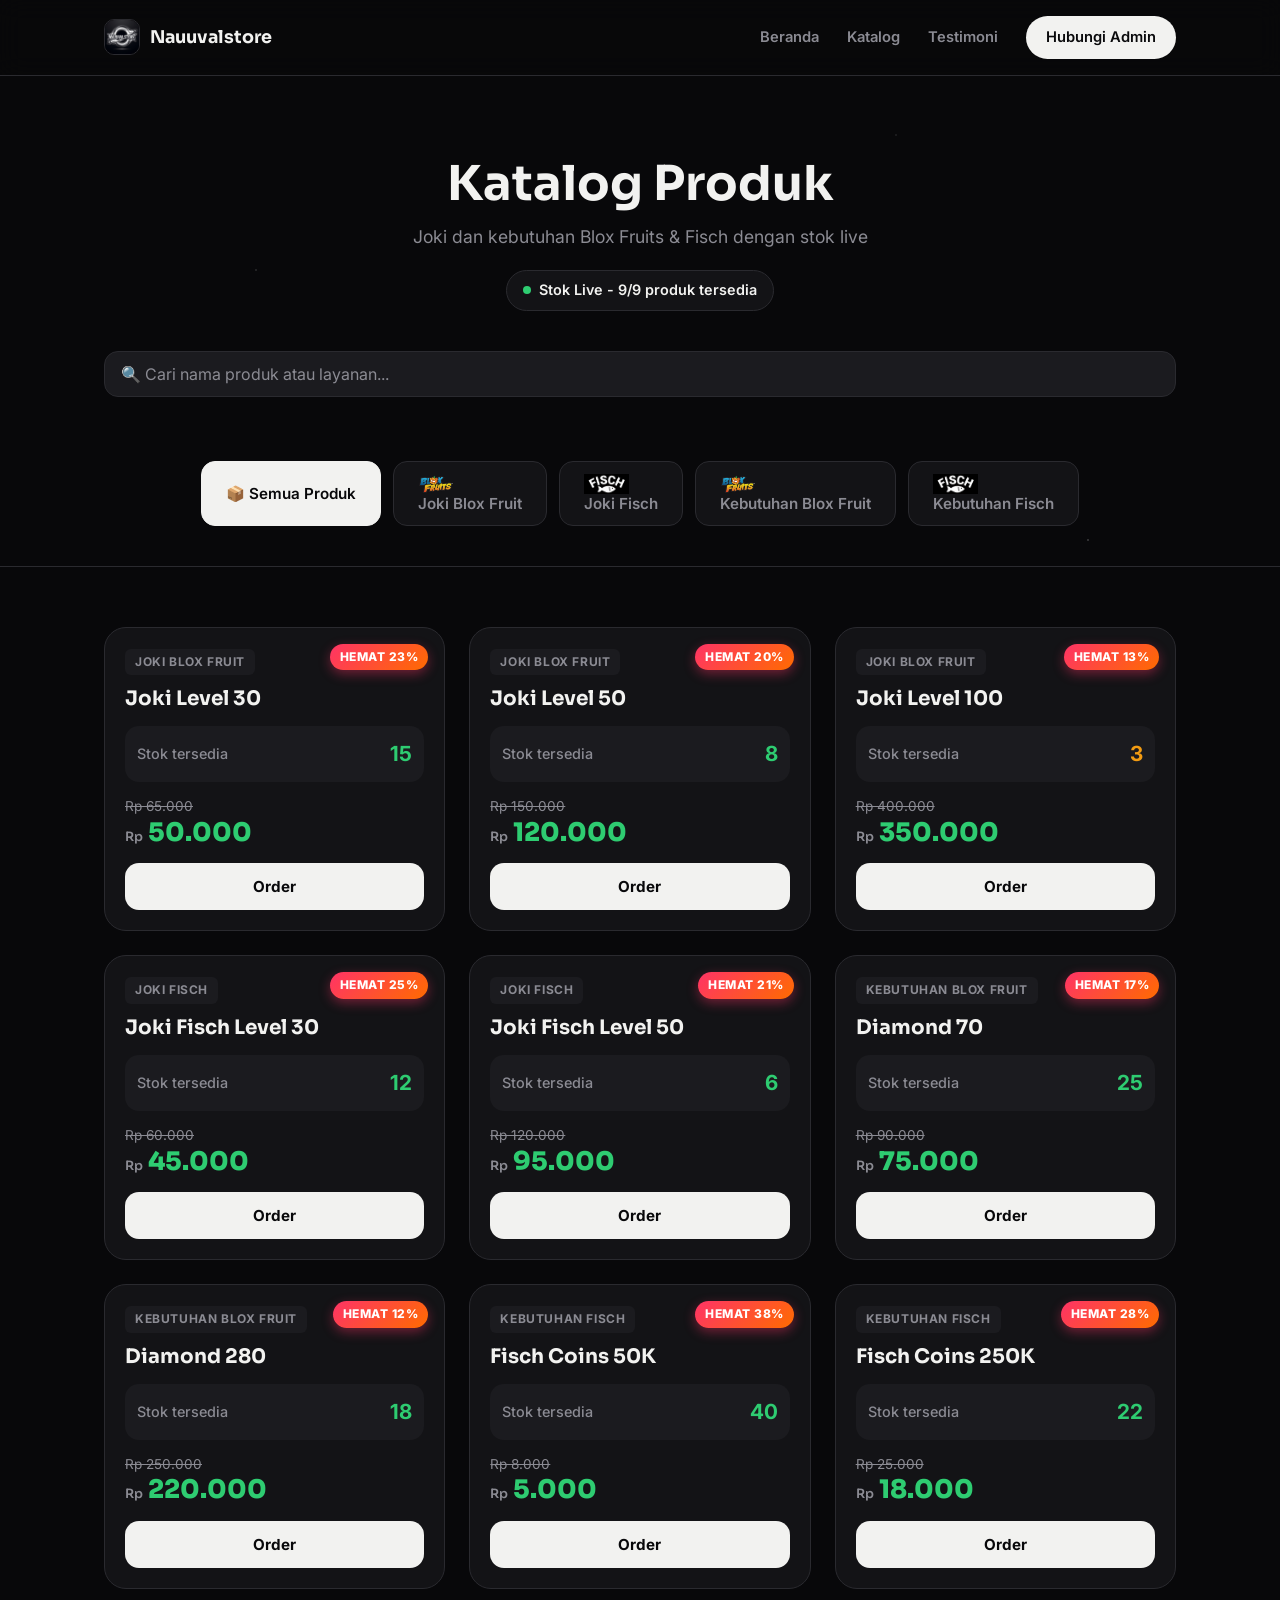
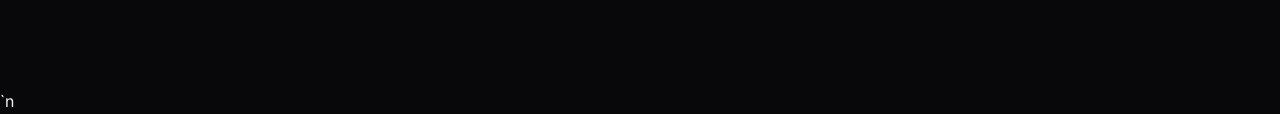
<file: katalog.html>
<!DOCTYPE html>
<html lang="id">
<head>
<meta charset="UTF-8">
<meta name="viewport" content="width=device-width, initial-scale=1.0">
<title>Katalog Produk — Nauuvalstore</title>
<link rel="preconnect" href="https://fonts.googleapis.com">
<link rel="preconnect" href="https://fonts.gstatic.com" crossorigin>
<link href="https://fonts.googleapis.com/css2?family=Sora:wght@500;600;700;800&family=Inter:wght@400;500;600;700&display=swap" rel="stylesheet">
<link rel="stylesheet" href="assets/header-styles.css">
<link rel="stylesheet" href="assets/header-styles.css">
<style>
  :root{
    --void: #08080A;
    --panel: #131316;
    --panel-2: #1B1B1F;
    --bone: #F2F2F0;
    --ash: #8B8B93;
    --ash-dim: #5C5C63;
    --line: #2A2A2F;
    --radius-lg: 22px;
    --radius-md: 14px;
    --accent-blox: #E74C3C;
    --accent-fisch: #3498DB;
  }

  *{ box-sizing: border-box; }
  html{ scroll-behavior: smooth; }
  body{
    margin:0;
    background: var(--void);
    color: var(--bone);
    font-family: 'Inter', sans-serif;
    line-height: 1.55;
    -webkit-font-smoothing: antialiased;
    background-image:
      radial-gradient(1px 1px at 20% 30%, rgba(255,255,255,0.35) 0, transparent 100%),
      radial-gradient(1px 1px at 70% 15%, rgba(255,255,255,0.25) 0, transparent 100%),
      radial-gradient(1.5px 1.5px at 85% 60%, rgba(255,255,255,0.3) 0, transparent 100%);
    background-repeat: no-repeat;
    background-attachment: fixed;
  }
  h1,h2,h3{
    font-family: 'Sora', sans-serif;
    color: var(--bone);
    margin: 0;
    line-height: 1.15;
  }
  p{ margin: 0; }
  a{ color: inherit; text-decoration: none; }
  img{ display:block; max-width:100%; }
  .wrap{
    max-width: 1120px;
    margin: 0 auto;
    padding: 0 24px;
  }

  /* Header */
  header{
    position: sticky;
    top: 0;
    z-index: 40;
    background: rgba(8, 8, 10, 0.75);
    backdrop-filter: blur(12px);
    border-bottom: 1px solid var(--line);
  }
  .nav{
    display:flex;
    align-items:center;
    justify-content: space-between;
    padding: 16px 24px;
  }
  .brand{
    display:flex;
    align-items:center;
    gap:10px;
    font-family:'Sora', sans-serif;
    font-weight:700;
    font-size: 1.1rem;
    color: var(--bone);
  }
  .brand-mark{
    width: 36px; height: 36px;
    border-radius: 10px;
    object-fit: cover;
    border: 1px solid var(--line);
  }
  .nav-links{
    display:flex;
    gap: 28px;
    align-items:center;
  }
  .nav-links a{
    font-weight:600;
    font-size: 0.92rem;
    color: var(--ash);
    transition: color .15s ease;
  }
  .nav-links a:hover{ color: var(--bone); }
  .nav-cta{
    background: var(--bone);
    color: #0A0A0C !important;
    padding: 10px 20px;
    border-radius: 999px;
    font-weight:700;
    font-size: 0.88rem;
  }
  .nav-cta:hover{ background: #D8D8D6; }

  /* Hero katalog */
  .katalog-hero{
    padding: 80px 0 40px;
    text-align: center;
  }
  .katalog-hero h1{
    font-size: clamp(2rem, 5vw, 3rem);
    margin-bottom: 12px;
  }
  .katalog-hero p{
    color: var(--ash);
    font-size: 1.1rem;
  }
  .live-indicator{
    display: inline-flex;
    align-items: center;
    gap: 8px;
    background: var(--panel);
    border: 1px solid var(--line);
    padding: 8px 16px;
    border-radius: 999px;
    margin-top: 20px;
    font-size: 0.9rem;
    font-weight: 600;
  }
  .live-dot{
    width: 8px;
    height: 8px;
    background: #2ECC71;
    border-radius: 50%;
    animation: pulse 2s infinite;
  }
  @keyframes pulse{
    0%, 100%{ opacity: 1; }
    50%{ opacity: 0.4; }
  }

  /* Filter kategori */
  .filter-section{
    padding: 40px 0;
    border-bottom: 1px solid var(--line);
  }
  .filter-tabs{
    display: flex;
    gap: 12px;
    flex-wrap: wrap;
    justify-content: center;
  }
  .filter-btn{
    background: var(--panel);
    border: 1px solid var(--line);
    color: var(--ash);
    padding: 12px 24px;
    border-radius: var(--radius-md);
    font-weight: 600;
    font-size: 0.95rem;
    cursor: pointer;
    transition: all .2s ease;
    font-family: 'Inter', sans-serif;
  }
  .filter-btn:hover{
    background: var(--panel-2);
    color: var(--bone);
  }
  .filter-btn.active{
    background: var(--bone);
    color: var(--void);
    border-color: var(--bone);
  }

  /* Grid produk */
  .products-section{
    padding: 60px 0 100px;
  }
  .products-grid{
    display: grid;
    grid-template-columns: repeat(auto-fill, minmax(280px, 1fr));
    gap: 24px;
  }
  .product-card{
    background: var(--panel);
    border: 1px solid var(--line);
    border-radius: var(--radius-lg);
    padding: 20px;
    transition: all .3s ease;
    display: none;
  }
  .product-card.visible{
    display: block;
  }
  .product-card:hover{
    transform: translateY(-4px);
    border-color: var(--ash-dim);
    box-shadow: 0 12px 32px rgba(0,0,0,0.3);
  }
  .product-category{
    display: inline-block;
    font-size: 0.75rem;
    font-weight: 700;
    letter-spacing: 0.05em;
    text-transform: uppercase;
    color: var(--ash);
    background: var(--panel-2);
    padding: 4px 10px;
    border-radius: 6px;
    margin-bottom: 12px;
  }
  .product-name{
    font-family: 'Sora', sans-serif;
    font-weight: 700;
    font-size: 1.25rem;
    margin-bottom: 16px;
    color: var(--bone);
  }
  .product-stock{
    display: flex;
    justify-content: space-between;
    align-items: center;
    padding: 12px;
    background: var(--panel-2);
    border-radius: var(--radius-md);
    margin-bottom: 16px;
  }
  .stock-label{
    font-size: 0.9rem;
    color: var(--ash);
    font-weight: 500;
  }
  .stock-value{
    font-size: 1.3rem;
    font-weight: 700;
    color: #2ECC71;
  }
  .stock-value.low{
    color: #F39C12;
  }
  .stock-value.out{
    color: var(--ash-dim);
  }
  .product-price{
    font-family: 'Sora', sans-serif;
    font-size: 1.6rem;
    font-weight: 700;
    color: var(--bone);
    margin-bottom: 16px;
  }
  .product-price span{
    font-size: 0.7rem;
    font-weight: 600;
    color: var(--ash);
  }
  .btn-order{
    width: 100%;
    background: var(--bone);
    color: var(--void);
    border: none;
    padding: 14px;
    border-radius: var(--radius-md);
    font-weight: 700;
    font-size: 0.95rem;
    cursor: pointer;
    transition: all .2s ease;
    font-family: 'Inter', sans-serif;
  }
  .btn-order:hover{
    background: #D8D8D6;
    transform: scale(1.02);
  }
  .btn-order:disabled{
    opacity: 0.5;
    cursor: not-allowed;
  }
  .btn-order:disabled:hover{
    transform: none;
  }

  .loading{
    text-align: center;
    padding: 60px 20px;
    color: var(--ash);
    font-size: 1.1rem;
  }
  .error{
    background: var(--panel);
    border: 1px solid #E74C3C;
    color: #E74C3C;
    padding: 20px;
    border-radius: var(--radius-md);
    text-align: center;
    margin: 40px 0;
  }

  @media (max-width: 860px){
    .nav-links{
      position:absolute;
      top:100%;
      left:0; right:0;
      background: var(--void);
      border-bottom: 1px solid var(--line);
      flex-direction:column;
      align-items:flex-start;
      gap: 0;
      padding: 8px 24px 20px;
      display:none;
    }
    .nav-links.open{ display:flex; }
    .nav-links a{ padding: 12px 0; width:100%; border-bottom: 1px solid var(--line); }
    .nav-links .nav-cta{ margin-top: 12px; text-align:center; border-bottom:none; }
  }

  /* Mobile Improvements */
  @media (max-width: 768px){
    header .nav{
      padding: 12px 16px;
    }
    .brand{
      font-size: 1rem;
    }
    .brand-mark{
      width: 32px;
      height: 32px;
    }
    .nav-links{
      gap: 0;
    }
    .nav-links a{
      font-size: 0.85rem;
      padding: 10px 0;
    }
    .nav-cta{
      margin-top: 8px;
      padding: 8px 16px;
      font-size: 0.85rem;
    }
    
    .katalog-hero{
      padding: 60px 0 30px;
    }
    .katalog-hero h1{
      font-size: 1.75rem;
    }
    .katalog-hero p{
      font-size: 1rem;
    }
    .live-indicator{
      font-size: 0.85rem;
      padding: 6px 12px;
    }
    
    .filter-section{
      padding: 24px 0;
    }
    .filter-tabs{
      gap: 8px;
    }
    .filter-btn{
      padding: 10px 16px;
      font-size: 0.85rem;
    }
    .filter-btn img{
      height: 16px;
      margin-right: 6px;
    }
    
    .products-section{
      padding: 40px 0 60px;
    }
    .products-grid{
      grid-template-columns: 1fr;
      gap: 16px;
    }
    .product-card{
      padding: 16px;
    }
    .product-name{
      font-size: 1.1rem;
    }
    .product-price{
      font-size: 1.4rem;
    }
    .btn-order{
      padding: 12px;
      font-size: 0.9rem;
    }
  }
  
  /* Header improvements */
  header{
    border-bottom: 1px solid var(--line);
  }
  .nav{
    max-width: 1120px;
    margin: 0 auto;
  }
  .brand:hover{
    opacity: 0.9;
  }
  .nav-cta{
    white-space: nowrap;
  }
  
  /* Loading state */
  .loading{
    padding: 40px 20px;
    text-align: center;
    color: var(--ash);
  }
  .qty-control{
    display: flex;
    justify-content: space-between;
    align-items: center;
    margin-bottom: 12px;
    padding: 8px 12px;
    background: var(--panel-2);
    border: 1px solid var(--line);
    border-radius: var(--radius-md);
  }
  .qty-label{
    font-size: 0.85rem;
    font-weight: 600;
    color: var(--ash);
  }
  .qty-stepper{
    display: flex;
    align-items: center;
    gap: 8px;
  }
  .qty-btn{
    width: 28px;
    height: 28px;
    display: flex;
    align-items: center;
    justify-content: center;
    background: var(--panel);
    border: 1px solid var(--line);
    color: var(--bone);
    border-radius: 6px;
    cursor: pointer;
    font-size: 1rem;
    transition: all .2s;
  }
  .qty-btn:hover{
    background: var(--ash-dim);
  }
  .qty-btn:disabled{
    opacity: 0.3;
    cursor: not-allowed;
  }
  .qty-input{
    width: 36px;
    text-align: center;
    background: transparent;
    border: none;
    color: var(--bone);
    font-weight: 700;
    font-family: 'Inter', sans-serif;
    font-size: 0.95rem;
    padding: 0;
  }
  .qty-input:focus{
    outline: none;
  }
  .qty-input::-webkit-outer-spin-button,
  .qty-input::-webkit-inner-spin-button {
    -webkit-appearance: none;
    margin: 0;
  }
  .qty-input[type=number] {
    -moz-appearance: textfield;
  }
  /* Order Confirmation Modal */
  .modal-overlay {
    position: fixed;
    top: 0;
    left: 0;
    width: 100%;
    height: 100%;
    background: rgba(8, 8, 10, 0.85);
    backdrop-filter: blur(8px);
    display: none;
    align-items: center;
    justify-content: center;
    z-index: 1000;
    padding: 20px;
  }
  .modal-overlay.active {
    display: flex;
  }
  .order-modal {
    background: var(--panel);
    border: 1px solid var(--line);
    border-radius: var(--radius-lg);
    width: 100%;
    max-width: 440px;
    overflow: hidden;
    animation: modalPop .2s ease-out;
  }
  @keyframes modalPop {
    from { opacity: 0; transform: scale(0.95); }
    to { opacity: 1; transform: scale(1); }
  }
  .order-modal-header {
    padding: 20px 24px;
    border-bottom: 1px solid var(--line);
    display: flex;
    justify-content: space-between;
    align-items: center;
  }
  .order-modal-header h3 {
    font-size: 1.15rem;
    font-weight: 700;
  }
  .order-modal-close {
    background: none;
    border: none;
    color: var(--ash);
    font-size: 1.5rem;
    cursor: pointer;
    line-height: 1;
  }
  .order-modal-close:hover {
    color: var(--bone);
  }
  .order-modal-body {
    padding: 24px;
  }
  .order-item-info {
    background: var(--panel-2);
    border: 1px solid var(--line);
    border-radius: var(--radius-md);
    padding: 16px;
    margin-bottom: 20px;
  }
  .order-item-category {
    font-size: 0.75rem;
    font-weight: 700;
    color: var(--ash);
    letter-spacing: 0.05em;
    text-transform: uppercase;
    margin-bottom: 4px;
  }
  .order-item-name {
    font-size: 1.15rem;
    font-weight: 700;
    margin-bottom: 6px;
  }
  .order-item-price {
    color: var(--ash);
    font-size: 0.9rem;
  }
  .modal-qty-section {
    margin-bottom: 24px;
  }
  .modal-qty-label {
    display: block;
    font-size: 0.9rem;
    font-weight: 600;
    color: var(--ash);
    margin-bottom: 10px;
  }
  .modal-qty-picker {
    display: flex;
    align-items: center;
    gap: 12px;
  }
  .modal-qty-btn {
    width: 42px;
    height: 42px;
    border-radius: var(--radius-md);
    background: var(--panel-2);
    border: 1px solid var(--line);
    color: var(--bone);
    font-size: 1.25rem;
    cursor: pointer;
    display: flex;
    align-items: center;
    justify-content: center;
    transition: all .2s;
  }
  .modal-qty-btn:hover {
    background: var(--ash-dim);
  }
  .modal-qty-input {
    width: 60px;
    text-align: center;
    font-size: 1.2rem;
    font-weight: 700;
    background: transparent;
    border: 1px solid var(--line);
    border-radius: var(--radius-md);
    color: var(--bone);
    padding: 8px 0;
  }
  .modal-calc-box {
    background: rgba(255, 255, 255, 0.03);
    border: 1px dashed var(--line);
    border-radius: var(--radius-md);
    padding: 14px 16px;
    margin-bottom: 24px;
  }
  .calc-row {
    display: flex;
    justify-content: space-between;
    margin-bottom: 8px;
    font-size: 0.9rem;
    color: var(--ash);
  }
  .calc-row.total {
    margin-bottom: 0;
    padding-top: 8px;
    border-top: 1px solid var(--line);
    font-weight: 700;
    font-size: 1.1rem;
    color: var(--bone);
  }
  .order-modal-actions {
    display: flex;
    gap: 12px;
  }
  .btn-modal-cancel {
    flex: 1;
    background: transparent;
    border: 1px solid var(--line);
    color: var(--ash);
    padding: 14px;
    border-radius: var(--radius-md);
    font-weight: 600;
    cursor: pointer;
    font-family: 'Inter', sans-serif;
  }
  .btn-modal-cancel:hover {
    background: var(--panel-2);
    color: var(--bone);
  }
  .btn-modal-confirm {
    flex: 2;
    background: #25D366;
    border: none;
    color: #08080A;
    padding: 14px;
    border-radius: var(--radius-md);
    font-weight: 700;
    cursor: pointer;
    font-family: 'Inter', sans-serif;
    transition: all .2s;
  }
  .btn-modal-confirm:hover {
    background: #1EBE5D;
  }
  /* Discount & Promo Badges */
  .product-card {
    position: relative;
  }
  .discount-badge {
    position: absolute;
    top: 16px;
    right: 16px;
    background: linear-gradient(135deg, #FF3366, #FF6B00);
    color: #FFFFFF;
    font-size: 0.75rem;
    font-weight: 800;
    padding: 4px 10px;
    border-radius: 999px;
    letter-spacing: 0.04em;
    box-shadow: 0 4px 12px rgba(255, 51, 102, 0.4);
    animation: discountPulse 2.5s infinite;
  }
  @keyframes discountPulse {
    0%, 100% { transform: scale(1); }
    50% { transform: scale(1.05); }
  }
  .price-wrapper {
    margin-bottom: 16px;
    line-height: 1.2;
  }
  .original-price {
    font-size: 0.85rem;
    color: var(--ash);
    text-decoration: line-through;
    display: block;
    margin-bottom: 2px;
  }
  .discounted-price {
    font-family: 'Sora', sans-serif;
    font-size: 1.6rem;
    font-weight: 800;
    color: #2ECC71;
  }
  .discounted-price span {
    font-size: 0.8rem;
    font-weight: 600;
    color: var(--ash);
  }
  /* Search Bar */
  .search-container {
    margin-bottom: 24px;
  }
  .search-input {
    width: 100%;
    background: var(--panel-2);
    border: 1px solid var(--line);
    color: var(--bone);
    padding: 12px 16px;
    border-radius: var(--radius-md);
    font-size: 1rem;
    font-family: 'Inter', sans-serif;
    transition: all .2s;
  }
  .search-input::placeholder {
    color: var(--ash);
  }
  .search-input:focus {
    outline: none;
    border-color: var(--bone);
    background: rgba(242, 242, 240, 0.05);
  }
  .search-input::-webkit-search-cancel-button {
    display: none;
  }
  @media (max-width: 768px) {
    .search-input {
      padding: 10px 14px;
      font-size: 0.95rem;
    }
  }
</style>
</head>
<body>

<header>
  <div class="nav wrap">
    <a href="index.html" class="brand">
      <img src="assets/logo.png" alt="Logo Nauuvalstore" class="brand-mark">
      Nauuvalstore
    </a>
    <button class="menu-btn" id="menuBtn" aria-label="Menu" aria-expanded="false"><svg fill="none" stroke="currentColor" viewBox="0 0 24 24"><path stroke-linecap="round" stroke-linejoin="round" stroke-width="2" d="M4 6h16M4 12h16M4 18h16"/></svg></button>
    <div class="nav-links" id="navLinks">
      <a href="index.html">Beranda</a>
      <a href="katalog.html">Katalog</a>
      <a href="index.html#testimoni">Testimoni</a>
      <a href="https://wa.me/6289529834425" class="nav-cta" target="_blank" rel="noopener">Hubungi Admin</a>
    </div>
  </div>
</header>

<main>
  <section class="katalog-hero">
    <div class="wrap">
      <h1>Katalog Produk</h1>
      <p>Joki dan kebutuhan Blox Fruits & Fisch dengan stok live</p>
      <div class="live-indicator">
        <span class="live-dot"></span>
        <span id="stockStatus">Memuat data stok...</span>
      </div>
    </div>
  </section>

  
    <section class="search-container">
    <div class="wrap">
      <input type="search" id="searchInput" class="search-input" placeholder="🔍 Cari nama produk atau layanan..." >
    </div>
  </section>
  <section class="filter-section">
    <div class="wrap">
      <div class="filter-tabs">
        <button class="filter-btn active" data-category="all">📦 Semua Produk</button>
        <button class="filter-btn" data-category="JOKI BLOX FRUIT"><img src="assets/bloxfruits-logo.png" style="height:20px;vertical-align:middle;margin-right:8px;">Joki Blox Fruit</button>
        <button class="filter-btn" data-category="JOKI FISCH"><img src="assets/fisch-logo.png" style="height:20px;vertical-align:middle;margin-right:8px;">Joki Fisch</button>
        <button class="filter-btn" data-category="KEBUTUHAN BLOX FRUIT"><img src="assets/bloxfruits-logo.png" style="height:20px;vertical-align:middle;margin-right:8px;">Kebutuhan Blox Fruit</button>
        <button class="filter-btn" data-category="KEBUTUHAN FISCH"><img src="assets/fisch-logo.png" style="height:20px;vertical-align:middle;margin-right:8px;">Kebutuhan Fisch</button>
      </div>
    </div>
  </section>

  <section class="products-section">
    <div class="wrap">
      <div class="products-grid" id="productsGrid">
        <div class="loading">Memuat produk...</div>
      </div>
    </div>
  </section>
  <!-- Modal Konfirmasi Order -->
  <div class="modal-overlay" id="orderModal" onclick="closeOrderModal(event)">
    <div class="order-modal" onclick="event.stopPropagation()">
      <div class="order-modal-header">
        <h3>Konfirmasi Pesanan</h3>
        <button class="order-modal-close" onclick="closeOrderModal()">&times;</button>
      </div>
      <div class="order-modal-body">
        <div class="order-item-info">
          <div class="order-item-category" id="modalCategory">-</div>
          <div class="order-item-name" id="modalName">-</div>
          <div class="order-item-price" id="modalPrice">Rp 0</div>
        </div>

        <div class="modal-qty-section" id="modalQtySection">
          <label class="modal-qty-label">Pilih Jumlah Pembelian (Stok: <span id="modalStock">0</span>)</label>
          <div class="modal-qty-picker">
            <button type="button" class="modal-qty-btn" onclick="stepModalQty(-1)">-</button>
            <input type="number" id="modalQtyInput" class="modal-qty-input" value="1" min="1" readonly>
            <button type="button" class="modal-qty-btn" onclick="stepModalQty(1)">+</button>
          </div>
        </div>

        <div class="modal-calc-box">
          <div class="calc-row">
            <span>Harga Satuan:</span>
            <span id="calcUnitPrice">Rp 0</span>
          </div>
          <div class="calc-row" id="calcQtyRow">
            <span>Jumlah:</span>
            <span id="calcQtyCount">1</span>
          </div>
          <div class="calc-row total">
            <span>Total Pembayaran:</span>
            <span id="calcTotalPrice">Rp 0</span>
          </div>
        </div>

        <div class="order-modal-actions">
          <button class="btn-modal-cancel" onclick="closeOrderModal()">Batal</button>
          <button class="btn-modal-confirm" onclick="confirmAndSendWA()">Lanjut ke WhatsApp</button>
        </div>
      </div>
    </div>
  </div>
</main>

<script src="assets/katalog.js"></script>

<script src="assets/header-script.js"></script>`n</body>
</html>
</file>
<file: assets/header-styles.css>
/* HEADER & LAYOUT STYLES - SHARED ACROSS ALL PAGES */

:root{
  --void: #08080A;
  --panel: #131316;
  --panel-2: #1B1B1F;
  --bone: #F2F2F0;
  --ash: #8B8B93;
  --ash-dim: #5C5C63;
  --line: #2A2A2F;
  --radius-lg: 22px;
  --radius-md: 14px;
}

*, *::before, *::after{ 
  box-sizing: border-box; 
  margin: 0;
  padding: 0;
}

html{ 
  scroll-behavior: smooth; 
  -webkit-font-smoothing: antialiased;
}

body{
  margin: 0;
  background: var(--void);
  color: var(--bone);
  font-family: 'Inter', sans-serif;
  line-height: 1.55;
  min-height: 100vh;
  background-image:
    radial-gradient(1px 1px at 20% 30%, rgba(255,255,255,0.35) 0, transparent 100%),
    radial-gradient(1px 1px at 70% 15%, rgba(255,255,255,0.25) 0, transparent 100%),
    radial-gradient(1.5px 1.5px at 85% 60%, rgba(255,255,255,0.3) 0, transparent 100%);
  background-repeat: no-repeat;
  background-attachment: fixed;
}

/* Header Global */
header{
  position: sticky;
  top: 0;
  z-index: 100;
  background: rgba(8, 8, 10, 0.85);
  backdrop-filter: blur(16px);
  -webkit-backdrop-filter: blur(16px);
  border-bottom: 1px solid var(--line);
}

.nav{
  display: flex;
  align-items: center;
  justify-content: space-between;
  max-width: 1120px;
  margin: 0 auto;
  padding: 16px 24px;
  min-height: 68px;
}

.brand{
  display: flex;
  align-items: center;
  gap: 10px;
  font-family: 'Sora', sans-serif;
  font-weight: 700;
  font-size: 1.1rem;
  color: var(--bone);
  text-decoration: none;
  transition: opacity .2s ease;
}

.brand:hover{ opacity: 0.85; }

.brand-mark{
  width: 36px;
  height: 36px;
  border-radius: 10px;
  object-fit: cover;
  border: 1px solid var(--line);
}

.brand-text{
  display: flex;
  flex-direction: column;
  line-height: 1.15;
}

.brand-tagline{
  font-family: 'Inter', sans-serif;
  font-weight: 600;
  font-size: 0.6rem;
  letter-spacing: 0.06em;
  color: var(--ash);
}

.nav-links{
  display: flex;
  gap: 28px;
  align-items: center;
}

.nav-links a{
  font-weight: 600;
  font-size: 0.92rem;
  color: var(--ash);
  transition: color .15s ease;
  text-decoration: none;
}

.nav-links a:hover{ 
  color: var(--bone); 
}

.nav-cta{
  background: var(--bone);
  color: #0A0A0C !important;
  padding: 10px 20px;
  border-radius: 999px;
  font-weight: 700;
  font-size: 0.88rem;
  white-space: nowrap;
  transition: all .2s ease;
}

.nav-cta:hover{ 
  background: #D8D8D6;
  transform: translateY(-1px);
}

.menu-btn{
  display: none;
  background: none;
  border: none;
  cursor: pointer;
  padding: 8px;
  color: var(--bone);
}

.menu-btn svg{
  width: 24px;
  height: 24px;
}

/* Wrapper Global */
.wrap{
  max-width: 1120px;
  margin: 0 auto;
  padding: 0 24px;
}

/* Typography */
h1, h2, h3, h4, h5, h6{
  font-family: 'Sora', sans-serif;
  color: var(--bone);
  line-height: 1.15;
}

p{ margin: 0; }
a{ color: inherit; }
img{ display: block; max-width: 100%; }

/* Mobile Responsive */
@media (max-width: 860px){
  .nav{
    padding: 14px 20px;
    min-height: 60px;
  }
  
  .brand{
    font-size: 1rem;
  }
  
  .brand-mark{
    width: 32px;
    height: 32px;
  }
  
  .brand-tagline{
    display: none;
  }
  
  .nav-links{
    position: absolute;
    top: 100%;
    left: 0;
    right: 0;
    background: rgba(8, 8, 10, 0.98);
    backdrop-filter: blur(16px);
    border-bottom: 1px solid var(--line);
    flex-direction: column;
    align-items: flex-start;
    gap: 0;
    padding: 12px 20px 20px;
    display: none;
    box-shadow: 0 8px 24px rgba(0,0,0,0.3);
  }
  
  .nav-links.open{ 
    display: flex; 
  }
  
  .nav-links a{ 
    padding: 14px 0; 
    width: 100%; 
    border-bottom: 1px solid var(--line);
    font-size: 0.95rem;
  }
  
  .nav-links a:last-child{
    border-bottom: none;
  }
  
  .nav-links .nav-cta{ 
    margin-top: 12px; 
    text-align: center;
    padding: 12px 20px;
    width: 100%;
  }
  
  .menu-btn{ 
    display: block; 
  }
  
  .wrap{
    padding: 0 20px;
  }
}

@media (max-width: 480px){
  .nav{
    padding: 12px 16px;
    min-height: 56px;
  }
  
  .brand{
    font-size: 0.95rem;
  }
  
  .brand-mark{
    width: 28px;
    height: 28px;
  }
  
  .wrap{
    padding: 0 16px;
  }
}

/* Focus & Accessibility */
a:focus-visible, button:focus-visible{
  outline: 2px solid var(--bone);
  outline-offset: 3px;
  border-radius: 4px;
}

@media (prefers-reduced-motion: reduce){
  *, *::before, *::after{
    animation: none !important;
    transition: none !important;
  }
}
</file>
